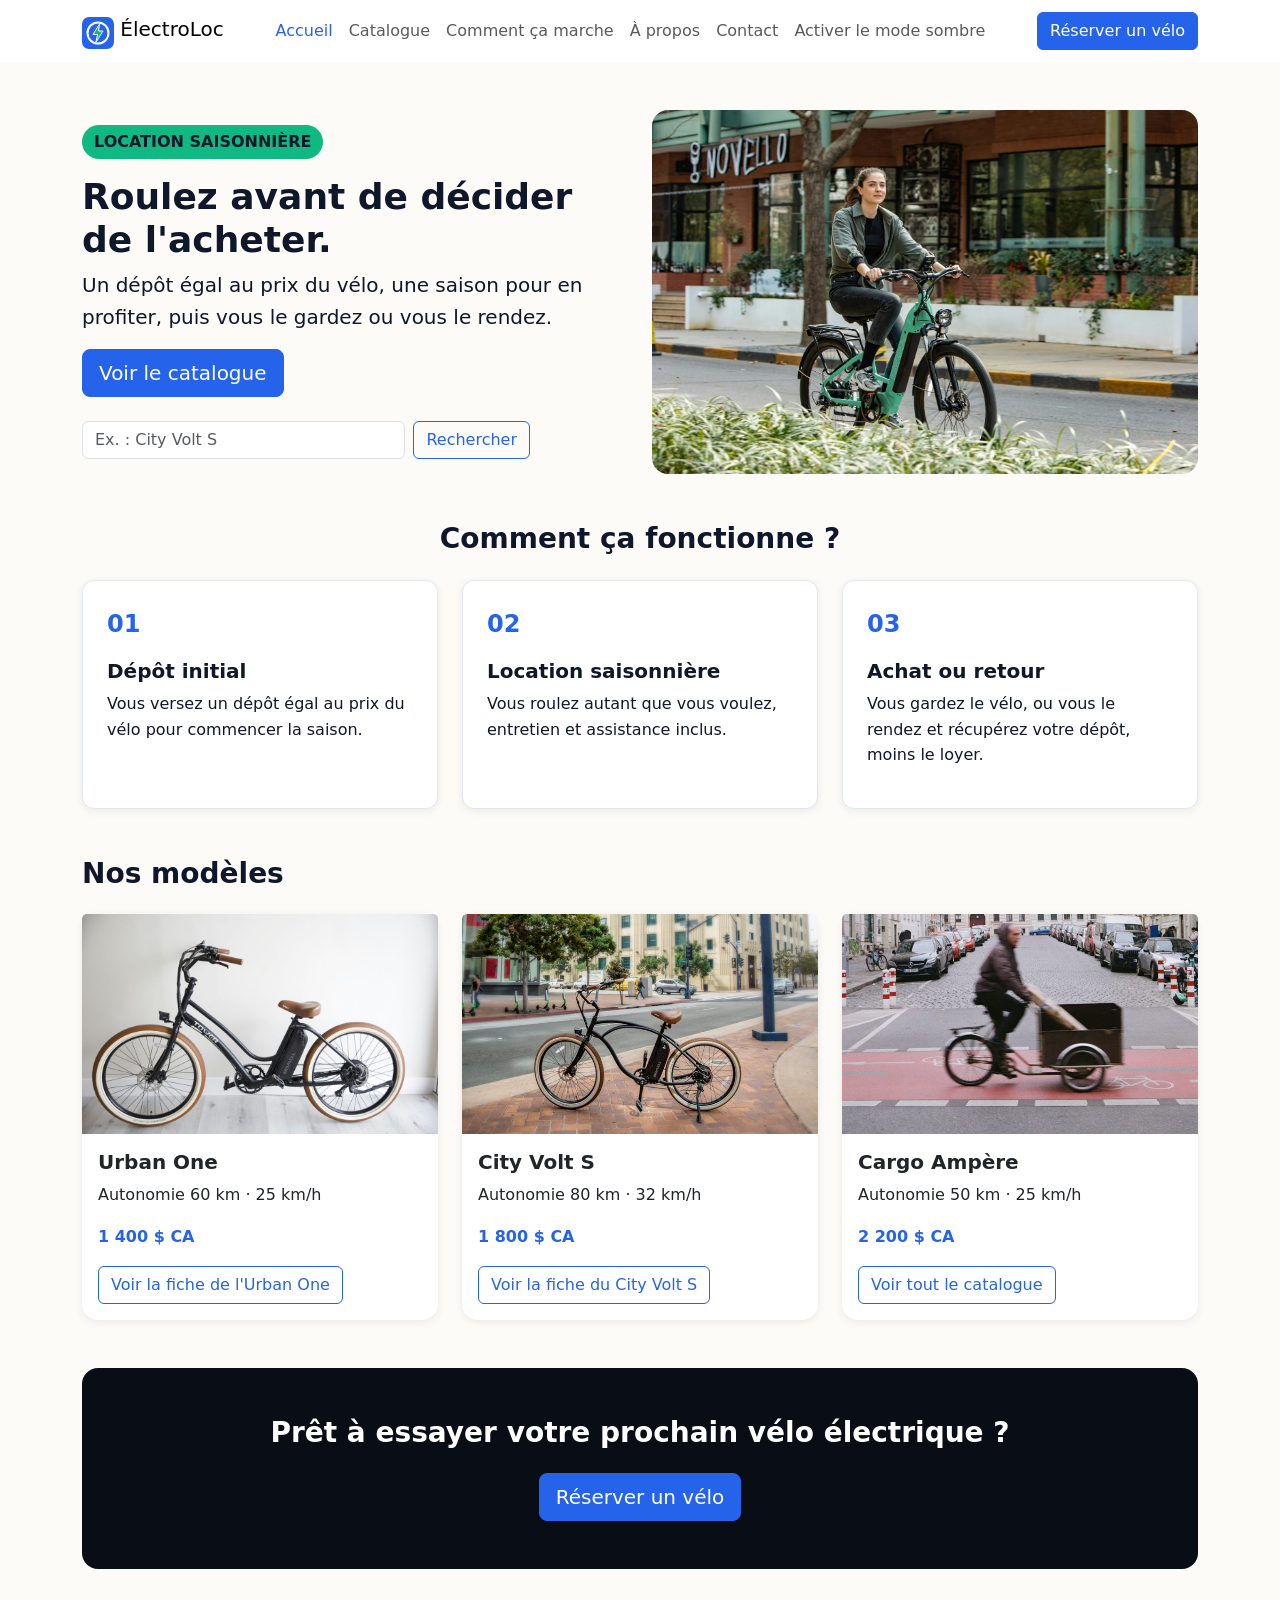
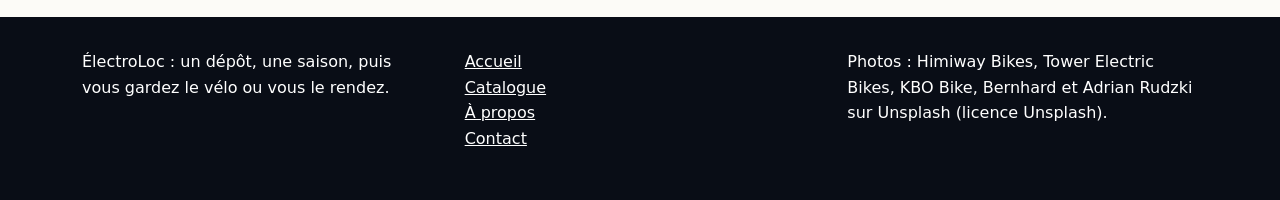
<file: index.html>
<!DOCTYPE html>
<html lang="fr">
<head>
    <meta charset="UTF-8">
    <meta name="viewport" content="width=device-width, initial-scale=1">
    <title>Accueil - ÉlectroLoc</title>
    <meta name="description" content="Louez un vélo électrique pour la saison, puis gardez-le ou rendez-le.">
    <link rel="stylesheet" href="vendor/bootstrap.min.css">
    <link rel="stylesheet" href="css/style.css">
    <script src="js/theme.js" defer></script>
</head>
<body>

    <header>
        <nav class="navbar navbar-expand-lg navbar-principale">
            <div class="container">
                <a class="navbar-brand" href="index.html">
                    <img src="images/logo.svg" alt="" width="32" height="32" class="d-inline-block align-text-top">
                    ÉlectroLoc
                </a>
                <button class="navbar-toggler" type="button"
                        data-bs-toggle="collapse" data-bs-target="#menu"
                        aria-controls="menu" aria-expanded="false" aria-label="Ouvrir le menu">
                    <span class="navbar-toggler-icon"></span>
                </button>
                <div class="collapse navbar-collapse" id="menu">
                    <ul class="navbar-nav mx-auto">
                        <li class="nav-item"><a class="nav-link active" aria-current="page" href="index.html">Accueil</a></li>
                        <li class="nav-item"><a class="nav-link" href="catalogue.html">Catalogue</a></li>
                        <li class="nav-item"><a class="nav-link" href="comment-ca-marche.html">Comment ça marche</a></li>
                        <li class="nav-item"><a class="nav-link" href="a-propos.html">À propos</a></li>
                        <li class="nav-item"><a class="nav-link" href="contact.html">Contact</a></li>
                        <li class="nav-item"><button type="button" id="bouton-theme" class="nav-link">Activer le mode sombre</button></li>
                    </ul>
                    <a class="btn btn-primary ms-lg-3" href="reservation.html">Réserver un vélo</a>
                </div>
            </div>
        </nav>
    </header>

    <main class="container my-5">

        <!-- Zone d'accueil : texte à gauche, photo à droite -->
        <section class="row align-items-center g-4 mb-5">
            <div class="col-12 col-lg-6">
                <p class="sur-titre">Location saisonnière</p>
                <h1>Roulez avant de décider de l'acheter.</h1>
                <p class="lead">Un dépôt égal au prix du vélo, une saison pour en profiter, puis vous le gardez ou vous le rendez.</p>
                <a class="btn btn-primary btn-lg" href="catalogue.html">Voir le catalogue</a>

                <!-- [F-11] RECHERCHER UN VÉLO - interface seulement
                     Au Labo 3, recherche.js affichera seulement les vélos
                     dont le nom contient le mot tapé.
                     Pour l'instant, le formulaire mène au catalogue. -->
                <form class="recherche mt-4" action="catalogue.html" method="get">
                    <label class="visually-hidden" for="recherche">Rechercher un vélo</label>
                    <input class="form-control" type="search" id="recherche" name="recherche" placeholder="Ex. : City Volt S">
                    <button class="btn btn-outline-primary" type="submit">Rechercher</button>
                </form>
            </div>
            <div class="col-12 col-lg-6">
                <img class="img-fluid rounded-4" src="images/accueil-banniere.jpg" alt="Femme roulant en ville sur un vélo électrique vert">
            </div>
        </section>

        <!-- Comment ça fonctionne : 3 étapes -->
        <section class="mb-5">
            <h2 class="text-center mb-4">Comment ça fonctionne ?</h2>
            <div class="row g-4">
                <div class="col-12 col-md-4">
                    <div class="etape">
                        <p class="numero">01</p>
                        <h3 class="h5">Dépôt initial</h3>
                        <p>Vous versez un dépôt égal au prix du vélo pour commencer la saison.</p>
                    </div>
                </div>
                <div class="col-12 col-md-4">
                    <div class="etape">
                        <p class="numero">02</p>
                        <h3 class="h5">Location saisonnière</h3>
                        <p>Vous roulez autant que vous voulez, entretien et assistance inclus.</p>
                    </div>
                </div>
                <div class="col-12 col-md-4">
                    <div class="etape">
                        <p class="numero">03</p>
                        <h3 class="h5">Achat ou retour</h3>
                        <p>Vous gardez le vélo, ou vous le rendez et récupérez votre dépôt, moins le loyer.</p>
                    </div>
                </div>
            </div>
        </section>

        <!-- Nos modèles : 3 cartes vélo -->
        <section class="mb-5">
            <h2 class="mb-4">Nos modèles</h2>
            <div class="row g-4">
                <div class="col-12 col-md-6 col-lg-4">
                    <div class="card carte-velo h-100">
                        <img class="card-img-top" src="images/velo-urban-one.jpg" alt="Vélo électrique Urban One à cadre ouvert, noir et brun">
                        <div class="card-body">
                            <h3 class="card-title h5">Urban One</h3>
                            <p class="card-text">Autonomie 60 km · 25 km/h</p>
                            <p class="prix">1 400 $ CA</p>
                            <a class="btn btn-outline-primary" href="fiche-velo-2.html">Voir la fiche de l'Urban One</a>
                        </div>
                    </div>
                </div>
                <div class="col-12 col-md-6 col-lg-4">
                    <div class="card carte-velo h-100">
                        <img class="card-img-top" src="images/velo-city-volt-s.jpg" alt="Vélo électrique City Volt S noir garé en ville">
                        <div class="card-body">
                            <h3 class="card-title h5">City Volt S</h3>
                            <p class="card-text">Autonomie 80 km · 32 km/h</p>
                            <p class="prix">1 800 $ CA</p>
                            <a class="btn btn-outline-primary" href="fiche-velo.html">Voir la fiche du City Volt S</a>
                        </div>
                    </div>
                </div>
                <div class="col-12 col-md-6 col-lg-4">
                    <div class="card carte-velo h-100">
                        <img class="card-img-top" src="images/velo-cargo-ampere.jpg" alt="Cycliste sur le vélo cargo Cargo Ampère en ville">
                        <div class="card-body">
                            <h3 class="card-title h5">Cargo Ampère</h3>
                            <p class="card-text">Autonomie 50 km · 25 km/h</p>
                            <p class="prix">2 200 $ CA</p>
                            <a class="btn btn-outline-primary" href="catalogue.html">Voir tout le catalogue</a>
                        </div>
                    </div>
                </div>
            </div>
        </section>

        <!-- Bandeau d'appel à l'action -->
        <section class="bandeau-cta text-center">
            <h2>Prêt à essayer votre prochain vélo électrique ?</h2>
            <a class="btn btn-primary btn-lg mt-3" href="reservation.html">Réserver un vélo</a>
        </section>

    </main>

    <footer class="pied-de-page">
        <div class="container colonnes">
            <p>ÉlectroLoc : un dépôt, une saison, puis vous gardez le vélo ou vous le rendez.</p>
            <ul class="liens-pied">
                <li><a href="index.html">Accueil</a></li>
                <li><a href="catalogue.html">Catalogue</a></li>
                <li><a href="a-propos.html">À propos</a></li>
                <li><a href="contact.html">Contact</a></li>
            </ul>
            <p>Photos : Himiway Bikes, Tower Electric Bikes, KBO Bike, Bernhard et Adrian Rudzki sur Unsplash (licence Unsplash).</p>
        </div>
    </footer>

    <script src="vendor/bootstrap.bundle.min.js"></script>
</body>
</html>
</file>
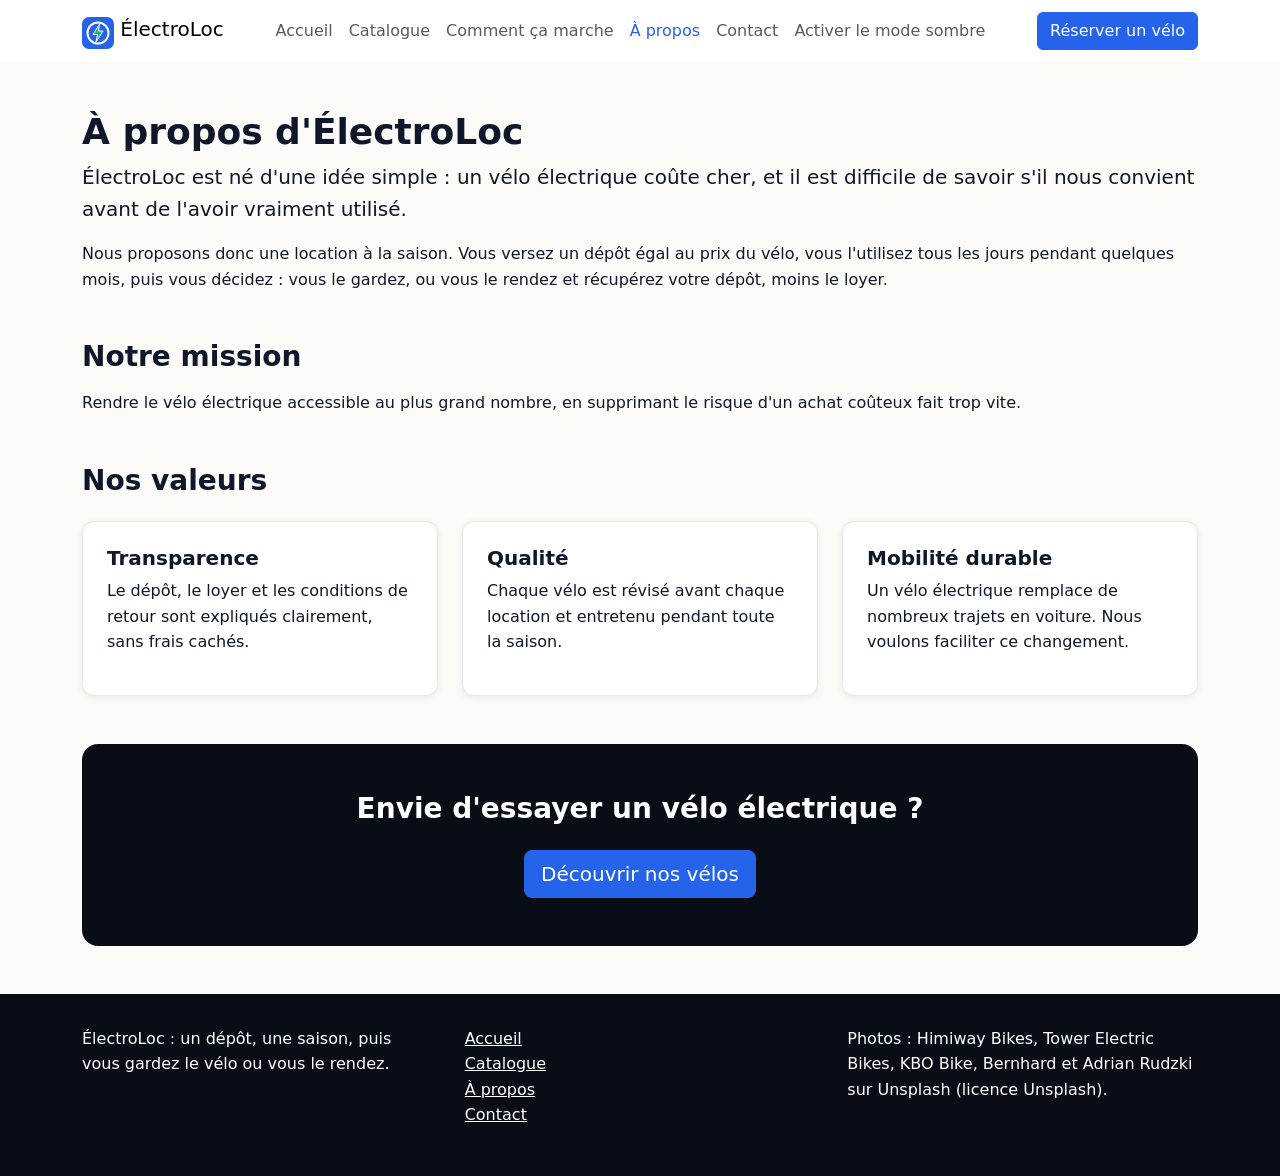
<file: a-propos.html>
<!DOCTYPE html>
<html lang="fr">
<head>
    <meta charset="UTF-8">
    <meta name="viewport" content="width=device-width, initial-scale=1">
    <title>À propos - ÉlectroLoc</title>
    <meta name="description" content="Qui est ÉlectroLoc : notre mission, nos valeurs et notre façon de louer des vélos électriques.">
    <link rel="stylesheet" href="vendor/bootstrap.min.css">
    <link rel="stylesheet" href="css/style.css">
    <script src="js/theme.js" defer></script>
</head>
<body>

    <header>
        <nav class="navbar navbar-expand-lg navbar-principale">
            <div class="container">
                <a class="navbar-brand" href="index.html">
                    <img src="images/logo.svg" alt="" width="32" height="32" class="d-inline-block align-text-top">
                    ÉlectroLoc
                </a>
                <button class="navbar-toggler" type="button"
                        data-bs-toggle="collapse" data-bs-target="#menu"
                        aria-controls="menu" aria-expanded="false" aria-label="Ouvrir le menu">
                    <span class="navbar-toggler-icon"></span>
                </button>
                <div class="collapse navbar-collapse" id="menu">
                    <ul class="navbar-nav mx-auto">
                        <li class="nav-item"><a class="nav-link" href="index.html">Accueil</a></li>
                        <li class="nav-item"><a class="nav-link" href="catalogue.html">Catalogue</a></li>
                        <li class="nav-item"><a class="nav-link" href="comment-ca-marche.html">Comment ça marche</a></li>
                        <li class="nav-item"><a class="nav-link active" aria-current="page" href="a-propos.html">À propos</a></li>
                        <li class="nav-item"><a class="nav-link" href="contact.html">Contact</a></li>
                        <li class="nav-item"><button type="button" id="bouton-theme" class="nav-link">Activer le mode sombre</button></li>
                    </ul>
                    <a class="btn btn-primary ms-lg-3" href="reservation.html">Réserver un vélo</a>
                </div>
            </div>
        </nav>
    </header>

    <main class="container my-5">

        <section class="mb-5">
            <h1>À propos d'ÉlectroLoc</h1>
            <p class="lead">ÉlectroLoc est né d'une idée simple : un vélo électrique coûte cher, et il est difficile de savoir s'il nous convient avant de l'avoir vraiment utilisé.</p>
            <p>Nous proposons donc une location à la saison. Vous versez un dépôt égal au prix du vélo, vous l'utilisez tous les jours pendant quelques mois, puis vous décidez : vous le gardez, ou vous le rendez et récupérez votre dépôt, moins le loyer.</p>
        </section>

        <!-- Notre mission -->
        <section class="mb-5">
            <h2 class="mb-3">Notre mission</h2>
            <p>Rendre le vélo électrique accessible au plus grand nombre, en supprimant le risque d'un achat coûteux fait trop vite.</p>
        </section>

        <!-- Nos valeurs : 3 boîtes -->
        <section class="mb-5">
            <h2 class="mb-4">Nos valeurs</h2>
            <div class="row g-4">
                <div class="col-12 col-md-4">
                    <div class="etape">
                        <h3 class="h5">Transparence</h3>
                        <p>Le dépôt, le loyer et les conditions de retour sont expliqués clairement, sans frais cachés.</p>
                    </div>
                </div>
                <div class="col-12 col-md-4">
                    <div class="etape">
                        <h3 class="h5">Qualité</h3>
                        <p>Chaque vélo est révisé avant chaque location et entretenu pendant toute la saison.</p>
                    </div>
                </div>
                <div class="col-12 col-md-4">
                    <div class="etape">
                        <h3 class="h5">Mobilité durable</h3>
                        <p>Un vélo électrique remplace de nombreux trajets en voiture. Nous voulons faciliter ce changement.</p>
                    </div>
                </div>
            </div>
        </section>

        <!-- Bandeau d'appel à l'action -->
        <section class="bandeau-cta text-center">
            <h2>Envie d'essayer un vélo électrique ?</h2>
            <a class="btn btn-primary btn-lg mt-3" href="catalogue.html">Découvrir nos vélos</a>
        </section>

    </main>

    <footer class="pied-de-page">
        <div class="container colonnes">
            <p>ÉlectroLoc : un dépôt, une saison, puis vous gardez le vélo ou vous le rendez.</p>
            <ul class="liens-pied">
                <li><a href="index.html">Accueil</a></li>
                <li><a href="catalogue.html">Catalogue</a></li>
                <li><a href="a-propos.html">À propos</a></li>
                <li><a href="contact.html">Contact</a></li>
            </ul>
            <p>Photos : Himiway Bikes, Tower Electric Bikes, KBO Bike, Bernhard et Adrian Rudzki sur Unsplash (licence Unsplash).</p>
        </div>
    </footer>

    <script src="vendor/bootstrap.bundle.min.js"></script>
</body>
</html>
</file>
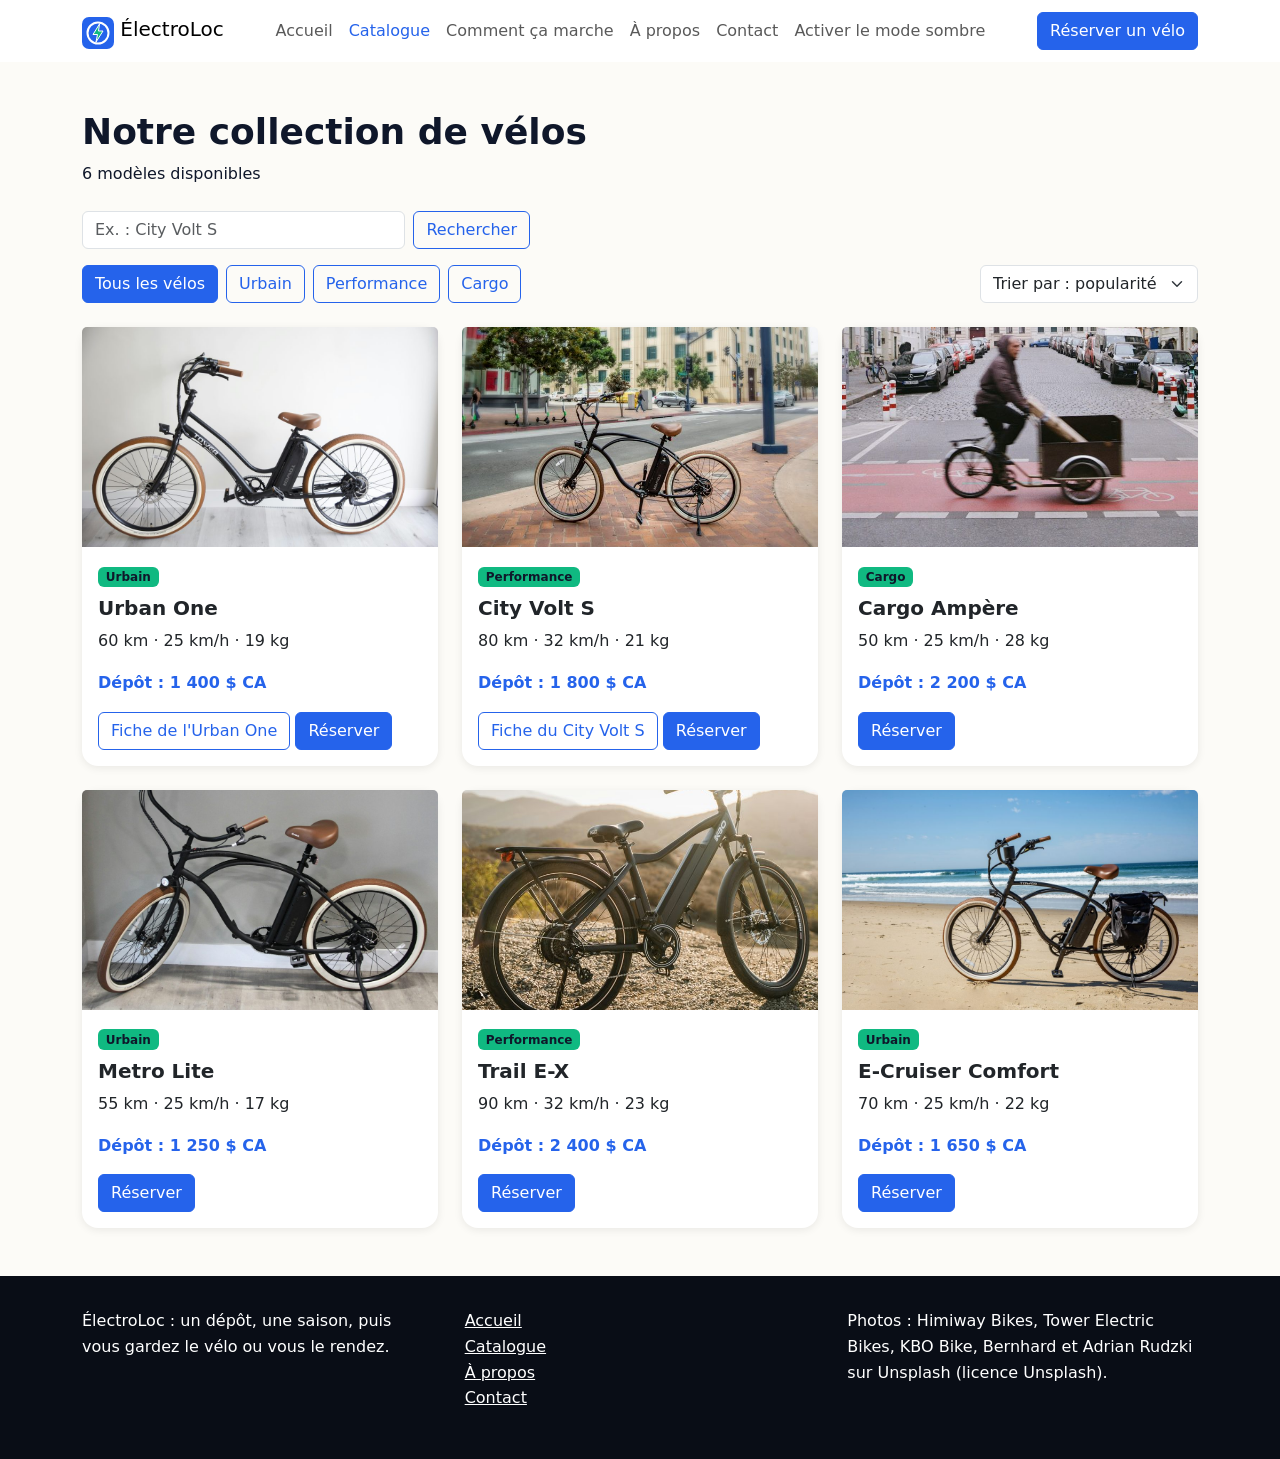
<file: catalogue.html>
<!DOCTYPE html>
<html lang="fr">
<head>
    <meta charset="UTF-8">
    <meta name="viewport" content="width=device-width, initial-scale=1">
    <title>Catalogue - ÉlectroLoc</title>
    <meta name="description" content="Découvrez nos 6 vélos électriques à louer pour la saison, avec leur autonomie et leur dépôt.">
    <link rel="stylesheet" href="vendor/bootstrap.min.css">
    <link rel="stylesheet" href="css/style.css">
    <script src="js/theme.js" defer></script>
</head>
<body>

    <header>
        <nav class="navbar navbar-expand-lg navbar-principale">
            <div class="container">
                <a class="navbar-brand" href="index.html">
                    <img src="images/logo.svg" alt="" width="32" height="32" class="d-inline-block align-text-top">
                    ÉlectroLoc
                </a>
                <button class="navbar-toggler" type="button"
                        data-bs-toggle="collapse" data-bs-target="#menu"
                        aria-controls="menu" aria-expanded="false" aria-label="Ouvrir le menu">
                    <span class="navbar-toggler-icon"></span>
                </button>
                <div class="collapse navbar-collapse" id="menu">
                    <ul class="navbar-nav mx-auto">
                        <li class="nav-item"><a class="nav-link" href="index.html">Accueil</a></li>
                        <li class="nav-item"><a class="nav-link active" aria-current="page" href="catalogue.html">Catalogue</a></li>
                        <li class="nav-item"><a class="nav-link" href="comment-ca-marche.html">Comment ça marche</a></li>
                        <li class="nav-item"><a class="nav-link" href="a-propos.html">À propos</a></li>
                        <li class="nav-item"><a class="nav-link" href="contact.html">Contact</a></li>
                        <li class="nav-item"><button type="button" id="bouton-theme" class="nav-link">Activer le mode sombre</button></li>
                    </ul>
                    <a class="btn btn-primary ms-lg-3" href="reservation.html">Réserver un vélo</a>
                </div>
            </div>
        </nav>
    </header>

    <main class="container my-5">

        <div class="entete-catalogue">
            <h1>Notre collection de vélos</h1>
            <p>6 modèles disponibles</p>
        </div>

        <!-- [F-11] RECHERCHER UN VÉLO - interface seulement
             Au Labo 3, recherche.js affichera seulement les vélos
             dont le nom contient le mot tapé. -->
        <form class="recherche mb-3" action="catalogue.html" method="get">
            <label class="visually-hidden" for="recherche">Rechercher un vélo</label>
            <input class="form-control" type="search" id="recherche" name="recherche" placeholder="Ex. : City Volt S">
            <button class="btn btn-outline-primary" type="submit">Rechercher</button>
        </form>

        <!-- [F-12] FILTRER LE CATALOGUE - interface seulement
             Au Labo 3, filtres.js masquera les cartes dont la catégorie
             (attribut data-categorie) ne correspond pas au bouton choisi.
             Pour l'instant, les boutons et le tri ne font rien. -->
        <div class="filtres mb-4">
            <div class="d-flex flex-wrap gap-2">
                <button class="btn btn-primary" type="button">Tous les vélos</button>
                <button class="btn btn-outline-primary" type="button">Urbain</button>
                <button class="btn btn-outline-primary" type="button">Performance</button>
                <button class="btn btn-outline-primary" type="button">Cargo</button>
            </div>
            <div>
                <label class="visually-hidden" for="tri">Trier les vélos</label>
                <select class="form-select" id="tri" name="tri">
                    <option value="populaire">Trier par : popularité</option>
                    <option value="prix">Trier par : prix</option>
                    <option value="autonomie">Trier par : autonomie</option>
                </select>
            </div>
        </div>

        <!-- Les 6 vélos : 1 colonne sur téléphone, 2 sur tablette, 3 sur ordinateur -->
        <section>
            <div class="row g-4">
                <div class="col-12 col-md-6 col-lg-4" data-categorie="urbain">
                    <div class="card carte-velo h-100">
                        <img class="card-img-top" src="images/velo-urban-one.jpg" alt="Vélo électrique Urban One à cadre ouvert, noir et brun">
                        <div class="card-body">
                            <span class="badge badge-categorie">Urbain</span>
                            <h2 class="card-title h5 mt-2">Urban One</h2>
                            <p class="card-text">60 km · 25 km/h · 19 kg</p>
                            <p class="prix">Dépôt : 1 400 $ CA</p>
                            <a class="btn btn-outline-primary" href="fiche-velo-2.html">Fiche de l'Urban One</a>
                            <a class="btn btn-primary" href="reservation.html">Réserver<span class="visually-hidden"> l'Urban One</span></a>
                        </div>
                    </div>
                </div>
                <div class="col-12 col-md-6 col-lg-4" data-categorie="performance">
                    <div class="card carte-velo h-100">
                        <img class="card-img-top" src="images/velo-city-volt-s.jpg" alt="Vélo électrique City Volt S noir garé en ville">
                        <div class="card-body">
                            <span class="badge badge-categorie">Performance</span>
                            <h2 class="card-title h5 mt-2">City Volt S</h2>
                            <p class="card-text">80 km · 32 km/h · 21 kg</p>
                            <p class="prix">Dépôt : 1 800 $ CA</p>
                            <a class="btn btn-outline-primary" href="fiche-velo.html">Fiche du City Volt S</a>
                            <a class="btn btn-primary" href="reservation.html">Réserver<span class="visually-hidden"> le City Volt S</span></a>
                        </div>
                    </div>
                </div>
                <div class="col-12 col-md-6 col-lg-4" data-categorie="cargo">
                    <div class="card carte-velo h-100">
                        <img class="card-img-top" src="images/velo-cargo-ampere.jpg" alt="Cycliste sur le vélo cargo Cargo Ampère en ville">
                        <div class="card-body">
                            <span class="badge badge-categorie">Cargo</span>
                            <h2 class="card-title h5 mt-2">Cargo Ampère</h2>
                            <p class="card-text">50 km · 25 km/h · 28 kg</p>
                            <p class="prix">Dépôt : 2 200 $ CA</p>
                            <a class="btn btn-primary" href="reservation.html">Réserver<span class="visually-hidden"> le Cargo Ampère</span></a>
                        </div>
                    </div>
                </div>
                <div class="col-12 col-md-6 col-lg-4" data-categorie="urbain">
                    <div class="card carte-velo h-100">
                        <img class="card-img-top" src="images/velo-metro-lite.jpg" alt="Vélo électrique Metro Lite noir garé contre un mur gris">
                        <div class="card-body">
                            <span class="badge badge-categorie">Urbain</span>
                            <h2 class="card-title h5 mt-2">Metro Lite</h2>
                            <p class="card-text">55 km · 25 km/h · 17 kg</p>
                            <p class="prix">Dépôt : 1 250 $ CA</p>
                            <a class="btn btn-primary" href="reservation.html">Réserver<span class="visually-hidden"> le Metro Lite</span></a>
                        </div>
                    </div>
                </div>
                <div class="col-12 col-md-6 col-lg-4" data-categorie="performance">
                    <div class="card carte-velo h-100">
                        <img class="card-img-top" src="images/velo-trail-e-x.jpg" alt="Vélo électrique Trail E-X sur un chemin de gravier en montagne">
                        <div class="card-body">
                            <span class="badge badge-categorie">Performance</span>
                            <h2 class="card-title h5 mt-2">Trail E-X</h2>
                            <p class="card-text">90 km · 32 km/h · 23 kg</p>
                            <p class="prix">Dépôt : 2 400 $ CA</p>
                            <a class="btn btn-primary" href="reservation.html">Réserver<span class="visually-hidden"> le Trail E-X</span></a>
                        </div>
                    </div>
                </div>
                <div class="col-12 col-md-6 col-lg-4" data-categorie="urbain">
                    <div class="card carte-velo h-100">
                        <img class="card-img-top" src="images/velo-e-cruiser-comfort.jpg" alt="Vélo électrique E-Cruiser Comfort sur une plage">
                        <div class="card-body">
                            <span class="badge badge-categorie">Urbain</span>
                            <h2 class="card-title h5 mt-2">E-Cruiser Comfort</h2>
                            <p class="card-text">70 km · 25 km/h · 22 kg</p>
                            <p class="prix">Dépôt : 1 650 $ CA</p>
                            <a class="btn btn-primary" href="reservation.html">Réserver<span class="visually-hidden"> l'E-Cruiser Comfort</span></a>
                        </div>
                    </div>
                </div>
            </div>
        </section>

    </main>

    <footer class="pied-de-page">
        <div class="container colonnes">
            <p>ÉlectroLoc : un dépôt, une saison, puis vous gardez le vélo ou vous le rendez.</p>
            <ul class="liens-pied">
                <li><a href="index.html">Accueil</a></li>
                <li><a href="catalogue.html">Catalogue</a></li>
                <li><a href="a-propos.html">À propos</a></li>
                <li><a href="contact.html">Contact</a></li>
            </ul>
            <p>Photos : Himiway Bikes, Tower Electric Bikes, KBO Bike, Bernhard et Adrian Rudzki sur Unsplash (licence Unsplash).</p>
        </div>
    </footer>

    <script src="vendor/bootstrap.bundle.min.js"></script>
</body>
</html>
</file>
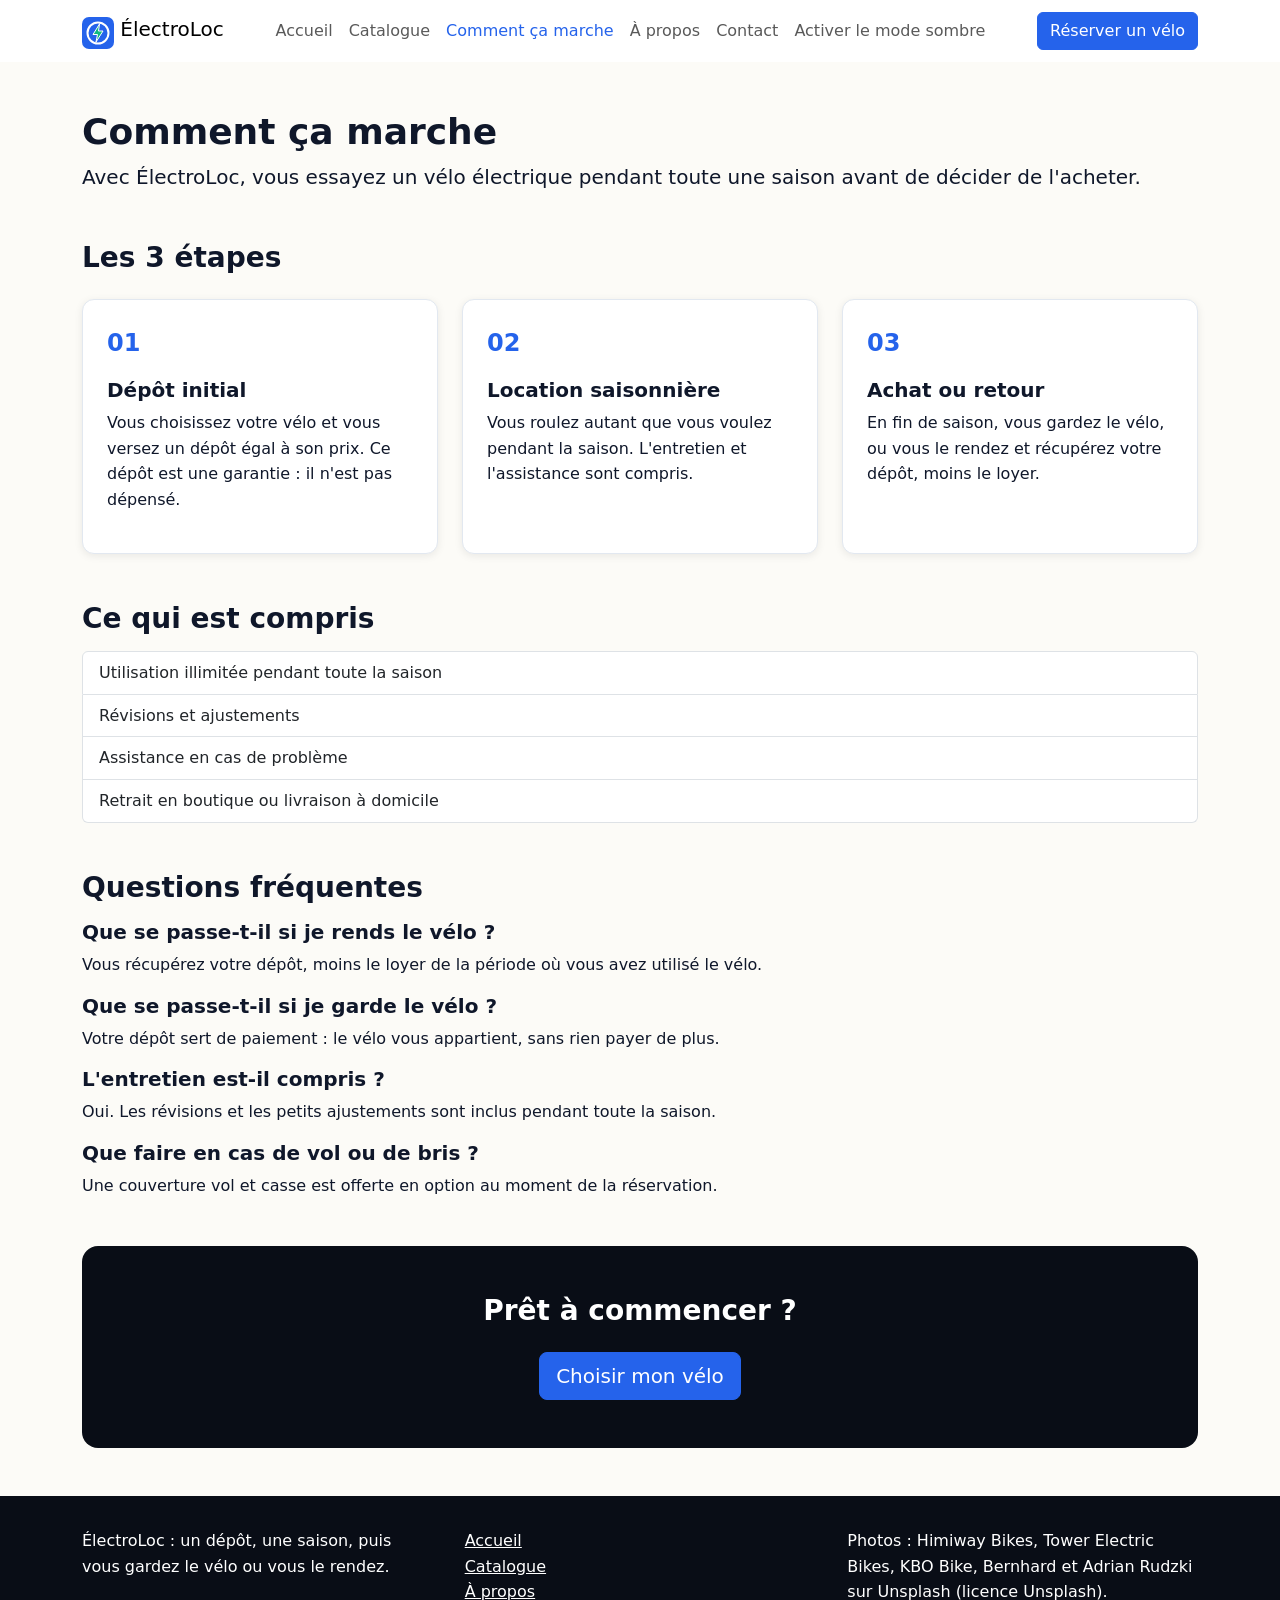
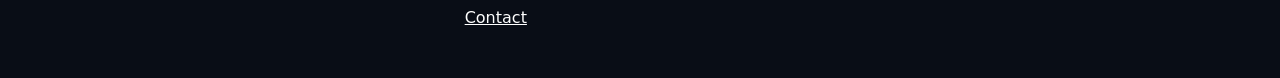
<file: comment-ca-marche.html>
<!DOCTYPE html>
<html lang="fr">
<head>
    <meta charset="UTF-8">
    <meta name="viewport" content="width=device-width, initial-scale=1">
    <title>Comment ça marche - ÉlectroLoc</title>
    <meta name="description" content="Dépôt, location saisonnière, puis achat ou retour : le fonctionnement d'ÉlectroLoc en 3 étapes.">
    <link rel="stylesheet" href="vendor/bootstrap.min.css">
    <link rel="stylesheet" href="css/style.css">
    <script src="js/theme.js" defer></script>
</head>
<body>

    <header>
        <nav class="navbar navbar-expand-lg navbar-principale">
            <div class="container">
                <a class="navbar-brand" href="index.html">
                    <img src="images/logo.svg" alt="" width="32" height="32" class="d-inline-block align-text-top">
                    ÉlectroLoc
                </a>
                <button class="navbar-toggler" type="button"
                        data-bs-toggle="collapse" data-bs-target="#menu"
                        aria-controls="menu" aria-expanded="false" aria-label="Ouvrir le menu">
                    <span class="navbar-toggler-icon"></span>
                </button>
                <div class="collapse navbar-collapse" id="menu">
                    <ul class="navbar-nav mx-auto">
                        <li class="nav-item"><a class="nav-link" href="index.html">Accueil</a></li>
                        <li class="nav-item"><a class="nav-link" href="catalogue.html">Catalogue</a></li>
                        <li class="nav-item"><a class="nav-link active" aria-current="page" href="comment-ca-marche.html">Comment ça marche</a></li>
                        <li class="nav-item"><a class="nav-link" href="a-propos.html">À propos</a></li>
                        <li class="nav-item"><a class="nav-link" href="contact.html">Contact</a></li>
                        <li class="nav-item"><button type="button" id="bouton-theme" class="nav-link">Activer le mode sombre</button></li>
                    </ul>
                    <a class="btn btn-primary ms-lg-3" href="reservation.html">Réserver un vélo</a>
                </div>
            </div>
        </nav>
    </header>

    <main class="container my-5">

        <section class="mb-5">
            <h1>Comment ça marche</h1>
            <p class="lead">Avec ÉlectroLoc, vous essayez un vélo électrique pendant toute une saison avant de décider de l'acheter.</p>
        </section>

        <!-- Les 3 étapes (F-05) -->
        <section class="mb-5">
            <h2 class="mb-4">Les 3 étapes</h2>
            <div class="row g-4">
                <div class="col-12 col-md-4">
                    <div class="etape">
                        <p class="numero">01</p>
                        <h3 class="h5">Dépôt initial</h3>
                        <p>Vous choisissez votre vélo et vous versez un dépôt égal à son prix. Ce dépôt est une garantie : il n'est pas dépensé.</p>
                    </div>
                </div>
                <div class="col-12 col-md-4">
                    <div class="etape">
                        <p class="numero">02</p>
                        <h3 class="h5">Location saisonnière</h3>
                        <p>Vous roulez autant que vous voulez pendant la saison. L'entretien et l'assistance sont compris.</p>
                    </div>
                </div>
                <div class="col-12 col-md-4">
                    <div class="etape">
                        <p class="numero">03</p>
                        <h3 class="h5">Achat ou retour</h3>
                        <p>En fin de saison, vous gardez le vélo, ou vous le rendez et récupérez votre dépôt, moins le loyer.</p>
                    </div>
                </div>
            </div>
        </section>

        <!-- Ce qui est compris -->
        <section class="mb-5">
            <h2 class="mb-3">Ce qui est compris</h2>
            <ul class="list-group">
                <li class="list-group-item">Utilisation illimitée pendant toute la saison</li>
                <li class="list-group-item">Révisions et ajustements</li>
                <li class="list-group-item">Assistance en cas de problème</li>
                <li class="list-group-item">Retrait en boutique ou livraison à domicile</li>
            </ul>
        </section>

        <!-- Questions fréquentes -->
        <section class="mb-5">
            <h2 class="mb-3">Questions fréquentes</h2>

            <h3 class="h5">Que se passe-t-il si je rends le vélo ?</h3>
            <p>Vous récupérez votre dépôt, moins le loyer de la période où vous avez utilisé le vélo.</p>

            <h3 class="h5">Que se passe-t-il si je garde le vélo ?</h3>
            <p>Votre dépôt sert de paiement : le vélo vous appartient, sans rien payer de plus.</p>

            <h3 class="h5">L'entretien est-il compris ?</h3>
            <p>Oui. Les révisions et les petits ajustements sont inclus pendant toute la saison.</p>

            <h3 class="h5">Que faire en cas de vol ou de bris ?</h3>
            <p>Une couverture vol et casse est offerte en option au moment de la réservation.</p>
        </section>

        <!-- Bandeau d'appel à l'action -->
        <section class="bandeau-cta text-center">
            <h2>Prêt à commencer ?</h2>
            <a class="btn btn-primary btn-lg mt-3" href="catalogue.html">Choisir mon vélo</a>
        </section>

    </main>

    <footer class="pied-de-page">
        <div class="container colonnes">
            <p>ÉlectroLoc : un dépôt, une saison, puis vous gardez le vélo ou vous le rendez.</p>
            <ul class="liens-pied">
                <li><a href="index.html">Accueil</a></li>
                <li><a href="catalogue.html">Catalogue</a></li>
                <li><a href="a-propos.html">À propos</a></li>
                <li><a href="contact.html">Contact</a></li>
            </ul>
            <p>Photos : Himiway Bikes, Tower Electric Bikes, KBO Bike, Bernhard et Adrian Rudzki sur Unsplash (licence Unsplash).</p>
        </div>
    </footer>

    <script src="vendor/bootstrap.bundle.min.js"></script>
</body>
</html>
</file>
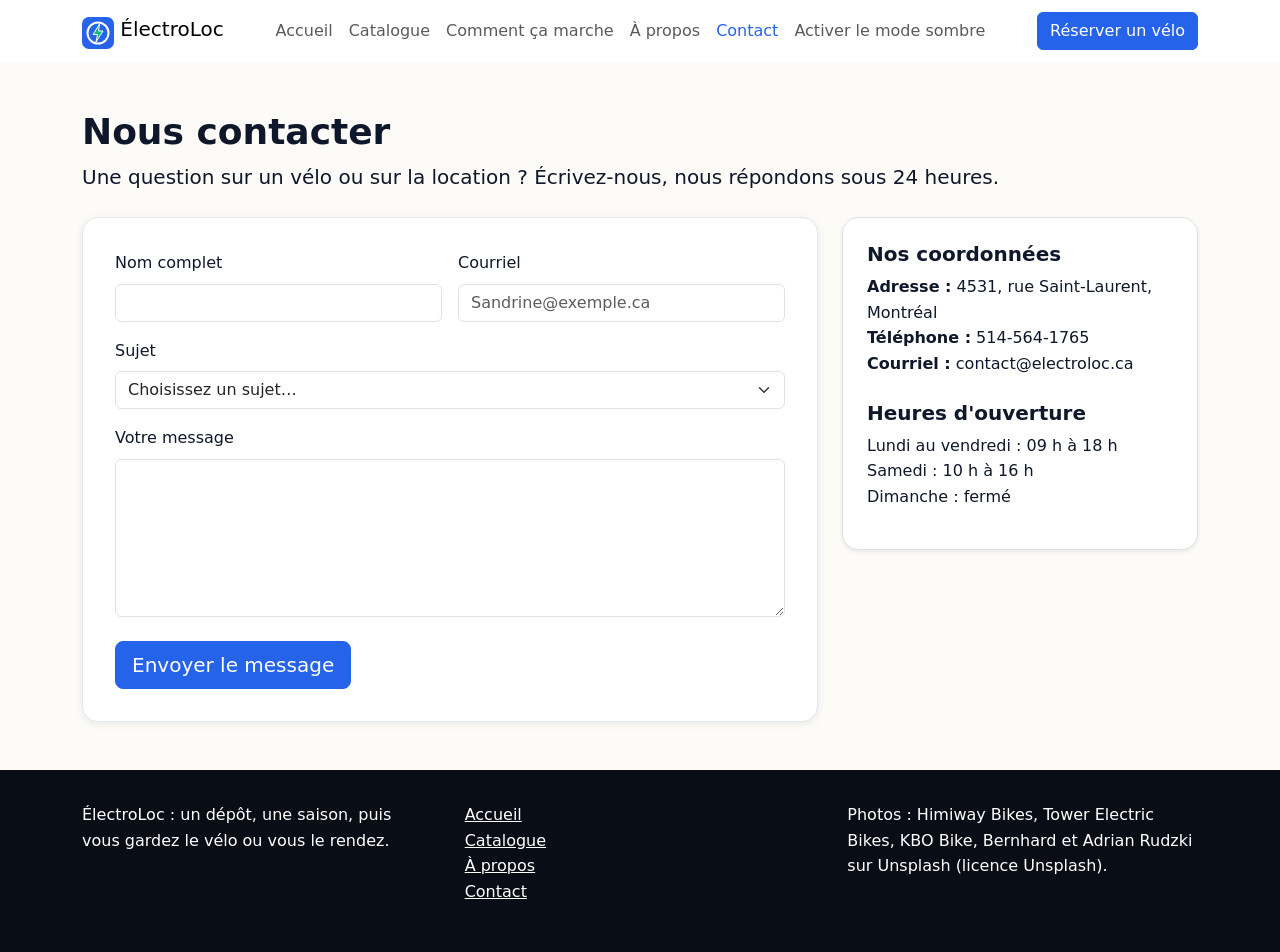
<file: contact.html>
<!DOCTYPE html>
<html lang="fr">
<head>
    <meta charset="UTF-8">
    <meta name="viewport" content="width=device-width, initial-scale=1">
    <title>Contact - ÉlectroLoc</title>
    <meta name="description" content="Une question sur la location d'un vélo électrique ? Écrivez à l'équipe d'ÉlectroLoc.">
    <link rel="stylesheet" href="vendor/bootstrap.min.css">
    <link rel="stylesheet" href="css/style.css">
    <script src="js/theme.js" defer></script>
</head>
<body>

    <header>
        <nav class="navbar navbar-expand-lg navbar-principale">
            <div class="container">
                <a class="navbar-brand" href="index.html">
                    <img src="images/logo.svg" alt="" width="32" height="32" class="d-inline-block align-text-top">
                    ÉlectroLoc
                </a>
                <button class="navbar-toggler" type="button"
                        data-bs-toggle="collapse" data-bs-target="#menu"
                        aria-controls="menu" aria-expanded="false" aria-label="Ouvrir le menu">
                    <span class="navbar-toggler-icon"></span>
                </button>
                <div class="collapse navbar-collapse" id="menu">
                    <ul class="navbar-nav mx-auto">
                        <li class="nav-item"><a class="nav-link" href="index.html">Accueil</a></li>
                        <li class="nav-item"><a class="nav-link" href="catalogue.html">Catalogue</a></li>
                        <li class="nav-item"><a class="nav-link" href="comment-ca-marche.html">Comment ça marche</a></li>
                        <li class="nav-item"><a class="nav-link" href="a-propos.html">À propos</a></li>
                        <li class="nav-item"><a class="nav-link active" aria-current="page" href="contact.html">Contact</a></li>
                        <li class="nav-item"><button type="button" id="bouton-theme" class="nav-link">Activer le mode sombre</button></li>
                    </ul>
                    <a class="btn btn-primary ms-lg-3" href="reservation.html">Réserver un vélo</a>
                </div>
            </div>
        </nav>
    </header>

    <main class="container my-5">

        <h1>Nous contacter</h1>
        <p class="lead mb-4">Une question sur un vélo ou sur la location ? Écrivez-nous, nous répondons sous 24 heures.</p>

        <div class="row g-4">

            <!-- Colonne gauche : formulaire de contact (F-08) -->
            <div class="col-12 col-lg-8">
                <form class="boite-formulaire" action="merci.html" method="get">
                    <div class="row g-3 mb-4">
                        <div class="col-12 col-md-6">
                            <label class="form-label" for="nom">Nom complet</label>
                            <input class="form-control" type="text" id="nom" name="nom" minlength="3" required>
                        </div>
                        <div class="col-12 col-md-6">
                            <label class="form-label" for="courriel">Courriel</label>
                            <input class="form-control" type="email" id="courriel" name="courriel" placeholder="Sandrine@exemple.ca" required>
                        </div>
                        <div class="col-12">
                            <label class="form-label" for="sujet">Sujet</label>
                            <select class="form-select" id="sujet" name="sujet" required>
                                <option value="">Choisissez un sujet…</option>
                                <option value="velo">Question sur un vélo</option>
                                <option value="location">Question sur la location</option>
                                <option value="depot">Question sur le dépôt</option>
                                <option value="autre">Autre</option>
                            </select>
                        </div>
                        <div class="col-12">
                            <label class="form-label" for="message">Votre message</label>
                            <textarea class="form-control" id="message" name="message" rows="6" minlength="20" maxlength="1100" required></textarea>
                        </div>
                    </div>
                    <button class="btn btn-primary btn-lg" type="submit">Envoyer le message</button>
                </form>
            </div>

            <!-- Colonne droite : coordonnées -->
            <aside class="col-12 col-lg-4">
                <div class="p-4 bg-body border rounded-4 shadow-sm">
                    <h2 class="h5">Nos coordonnées</h2>
                    <ul class="list-unstyled">
                        <li><strong>Adresse :</strong> 4531, rue Saint-Laurent, Montréal</li>
                        <li><strong>Téléphone :</strong> 514-564-1765</li>
                        <li><strong>Courriel :</strong> contact@electroloc.ca</li>
                    </ul>
                    <h2 class="h5 mt-4">Heures d'ouverture</h2>
                    <ul class="list-unstyled">
                        <li>Lundi au vendredi : 09 h à 18 h</li>
                        <li>Samedi : 10 h à 16 h</li>
                        <li>Dimanche : fermé</li>
                    </ul>
                </div>
            </aside>

        </div>

    </main>

    <footer class="pied-de-page">
        <div class="container colonnes">
            <p>ÉlectroLoc : un dépôt, une saison, puis vous gardez le vélo ou vous le rendez.</p>
            <ul class="liens-pied">
                <li><a href="index.html">Accueil</a></li>
                <li><a href="catalogue.html">Catalogue</a></li>
                <li><a href="a-propos.html">À propos</a></li>
                <li><a href="contact.html">Contact</a></li>
            </ul>
            <p>Photos : Himiway Bikes, Tower Electric Bikes, KBO Bike, Bernhard et Adrian Rudzki sur Unsplash (licence Unsplash).</p>
        </div>
    </footer>

    <script src="vendor/bootstrap.bundle.min.js"></script>
</body>
</html>
</file>
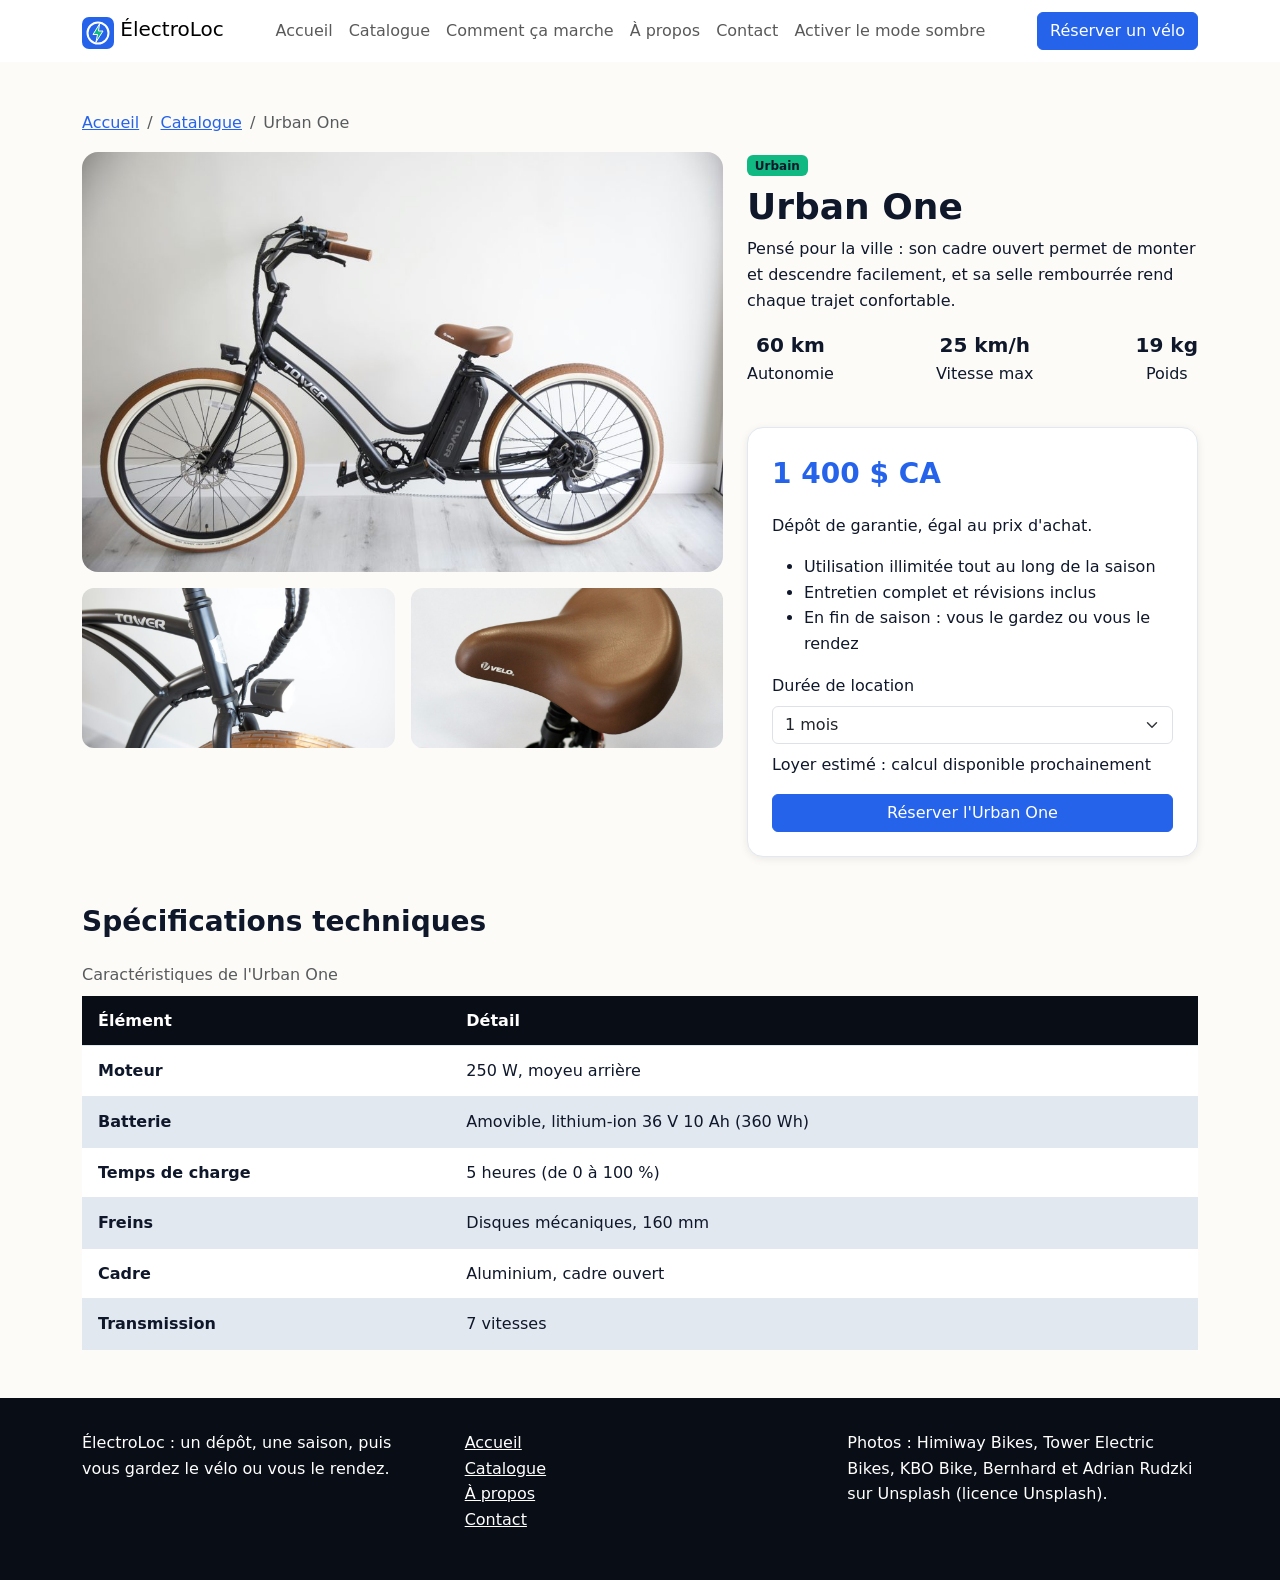
<file: fiche-velo-2.html>
<!DOCTYPE html>
<html lang="fr">
<head>
    <meta charset="UTF-8">
    <meta name="viewport" content="width=device-width, initial-scale=1">
    <title>Urban One - ÉlectroLoc</title>
    <meta name="description" content="Urban One : vélo électrique urbain de 60 km d'autonomie, à louer pour la saison avec un dépôt de 1 400 $.">
    <link rel="stylesheet" href="vendor/bootstrap.min.css">
    <link rel="stylesheet" href="css/style.css">
    <script src="js/theme.js" defer></script>
</head>
<body>

    <header>
        <nav class="navbar navbar-expand-lg navbar-principale">
            <div class="container">
                <a class="navbar-brand" href="index.html">
                    <img src="images/logo.svg" alt="" width="32" height="32" class="d-inline-block align-text-top">
                    ÉlectroLoc
                </a>
                <button class="navbar-toggler" type="button"
                        data-bs-toggle="collapse" data-bs-target="#menu"
                        aria-controls="menu" aria-expanded="false" aria-label="Ouvrir le menu">
                    <span class="navbar-toggler-icon"></span>
                </button>
                <div class="collapse navbar-collapse" id="menu">
                    <ul class="navbar-nav mx-auto">
                        <li class="nav-item"><a class="nav-link" href="index.html">Accueil</a></li>
                        <li class="nav-item"><a class="nav-link" href="catalogue.html">Catalogue</a></li>
                        <li class="nav-item"><a class="nav-link" href="comment-ca-marche.html">Comment ça marche</a></li>
                        <li class="nav-item"><a class="nav-link" href="a-propos.html">À propos</a></li>
                        <li class="nav-item"><a class="nav-link" href="contact.html">Contact</a></li>
                        <li class="nav-item"><button type="button" id="bouton-theme" class="nav-link">Activer le mode sombre</button></li>
                    </ul>
                    <a class="btn btn-primary ms-lg-3" href="reservation.html">Réserver un vélo</a>
                </div>
            </div>
        </nav>
    </header>

    <main class="container my-5">

        <!-- Fil d'Ariane : indique où l'on se trouve -->
        <nav aria-label="Fil d'Ariane">
            <ol class="breadcrumb">
                <li class="breadcrumb-item"><a href="index.html">Accueil</a></li>
                <li class="breadcrumb-item"><a href="catalogue.html">Catalogue</a></li>
                <li class="breadcrumb-item active" aria-current="page">Urban One</li>
            </ol>
        </nav>

        <section class="row g-4 mb-5">

            <!-- Colonne gauche : photos du vélo -->
            <div class="col-12 col-lg-7">
                <!-- Galerie de photos : une grande, deux petites -->
                <img class="photo-fiche w-100 mb-3" src="images/velo-urban-one.jpg" alt="Urban One noir à cadre ouvert, vu de profil">
                <div class="row g-3">
                    <div class="col-6">
                        <img class="photo-detail" src="images/urban-one-eclairage.jpg" alt="Phare avant intégré de l'Urban One">
                    </div>
                    <div class="col-6">
                        <img class="photo-detail" src="images/urban-one-selle.jpg" alt="Selle rembourrée brune de l'Urban One">
                    </div>
                </div>
            </div>

            <!-- Colonne droite : informations du vélo -->
            <div class="col-12 col-lg-5">
                <span class="badge badge-categorie">Urbain</span>
                <h1 class="mt-2">Urban One</h1>
                <p>Pensé pour la ville : son cadre ouvert permet de monter et descendre facilement, et sa selle rembourrée rend chaque trajet confortable.</p>

                <div class="stats mb-4">
                    <p><strong>60 km</strong> Autonomie</p>
                    <p><strong>25 km/h</strong> Vitesse max</p>
                    <p><strong>19 kg</strong> Poids</p>
                </div>

                <div class="encadre-prix">
                    <p class="prix">1 400 $ CA</p>
                    <p>Dépôt de garantie, égal au prix d'achat.</p>
                    <ul>
                        <li>Utilisation illimitée tout au long de la saison</li>
                        <li>Entretien complet et révisions inclus</li>
                        <li>En fin de saison : vous le gardez ou vous le rendez</li>
                    </ul>

                    <!-- [F-13] ESTIMER LE LOYER - interface seulement
                         Au Labo 3, estimation-loyer.js calculera le loyer
                         selon la durée choisie et l'affichera ci-dessous. -->
                    <label class="form-label" for="duree">Durée de location</label>
                    <select class="form-select mb-2" id="duree" name="duree">
                        <option value="1">1 mois</option>
                        <option value="3">3 mois</option>
                        <option value="6">6 mois (saison complète)</option>
                    </select>
                    <p class="loyer-estime">Loyer estimé : calcul disponible prochainement</p>

                    <a class="btn btn-primary w-100" href="reservation.html">Réserver l'Urban One</a>
                </div>
            </div>
        </section>

        <!-- Spécifications techniques : un vrai tableau de données -->
        <section>
            <h2 class="mb-3">Spécifications techniques</h2>
            <div class="table-responsive">
                <table class="tableau-specs">
                    <caption>Caractéristiques de l'Urban One</caption>
                    <thead>
                        <tr>
                            <th scope="col">Élément</th>
                            <th scope="col">Détail</th>
                        </tr>
                    </thead>
                    <tbody>
                        <tr><th scope="row">Moteur</th><td>250 W, moyeu arrière</td></tr>
                        <tr><th scope="row">Batterie</th><td>Amovible, lithium-ion 36 V 10 Ah (360 Wh)</td></tr>
                        <tr><th scope="row">Temps de charge</th><td>5 heures (de 0 à 100 %)</td></tr>
                        <tr><th scope="row">Freins</th><td>Disques mécaniques, 160 mm</td></tr>
                        <tr><th scope="row">Cadre</th><td>Aluminium, cadre ouvert</td></tr>
                        <tr><th scope="row">Transmission</th><td>7 vitesses</td></tr>
                    </tbody>
                </table>
            </div>
        </section>

    </main>

    <footer class="pied-de-page">
        <div class="container colonnes">
            <p>ÉlectroLoc : un dépôt, une saison, puis vous gardez le vélo ou vous le rendez.</p>
            <ul class="liens-pied">
                <li><a href="index.html">Accueil</a></li>
                <li><a href="catalogue.html">Catalogue</a></li>
                <li><a href="a-propos.html">À propos</a></li>
                <li><a href="contact.html">Contact</a></li>
            </ul>
            <p>Photos : Himiway Bikes, Tower Electric Bikes, KBO Bike, Bernhard et Adrian Rudzki sur Unsplash (licence Unsplash).</p>
        </div>
    </footer>

    <script src="vendor/bootstrap.bundle.min.js"></script>
</body>
</html>
</file>
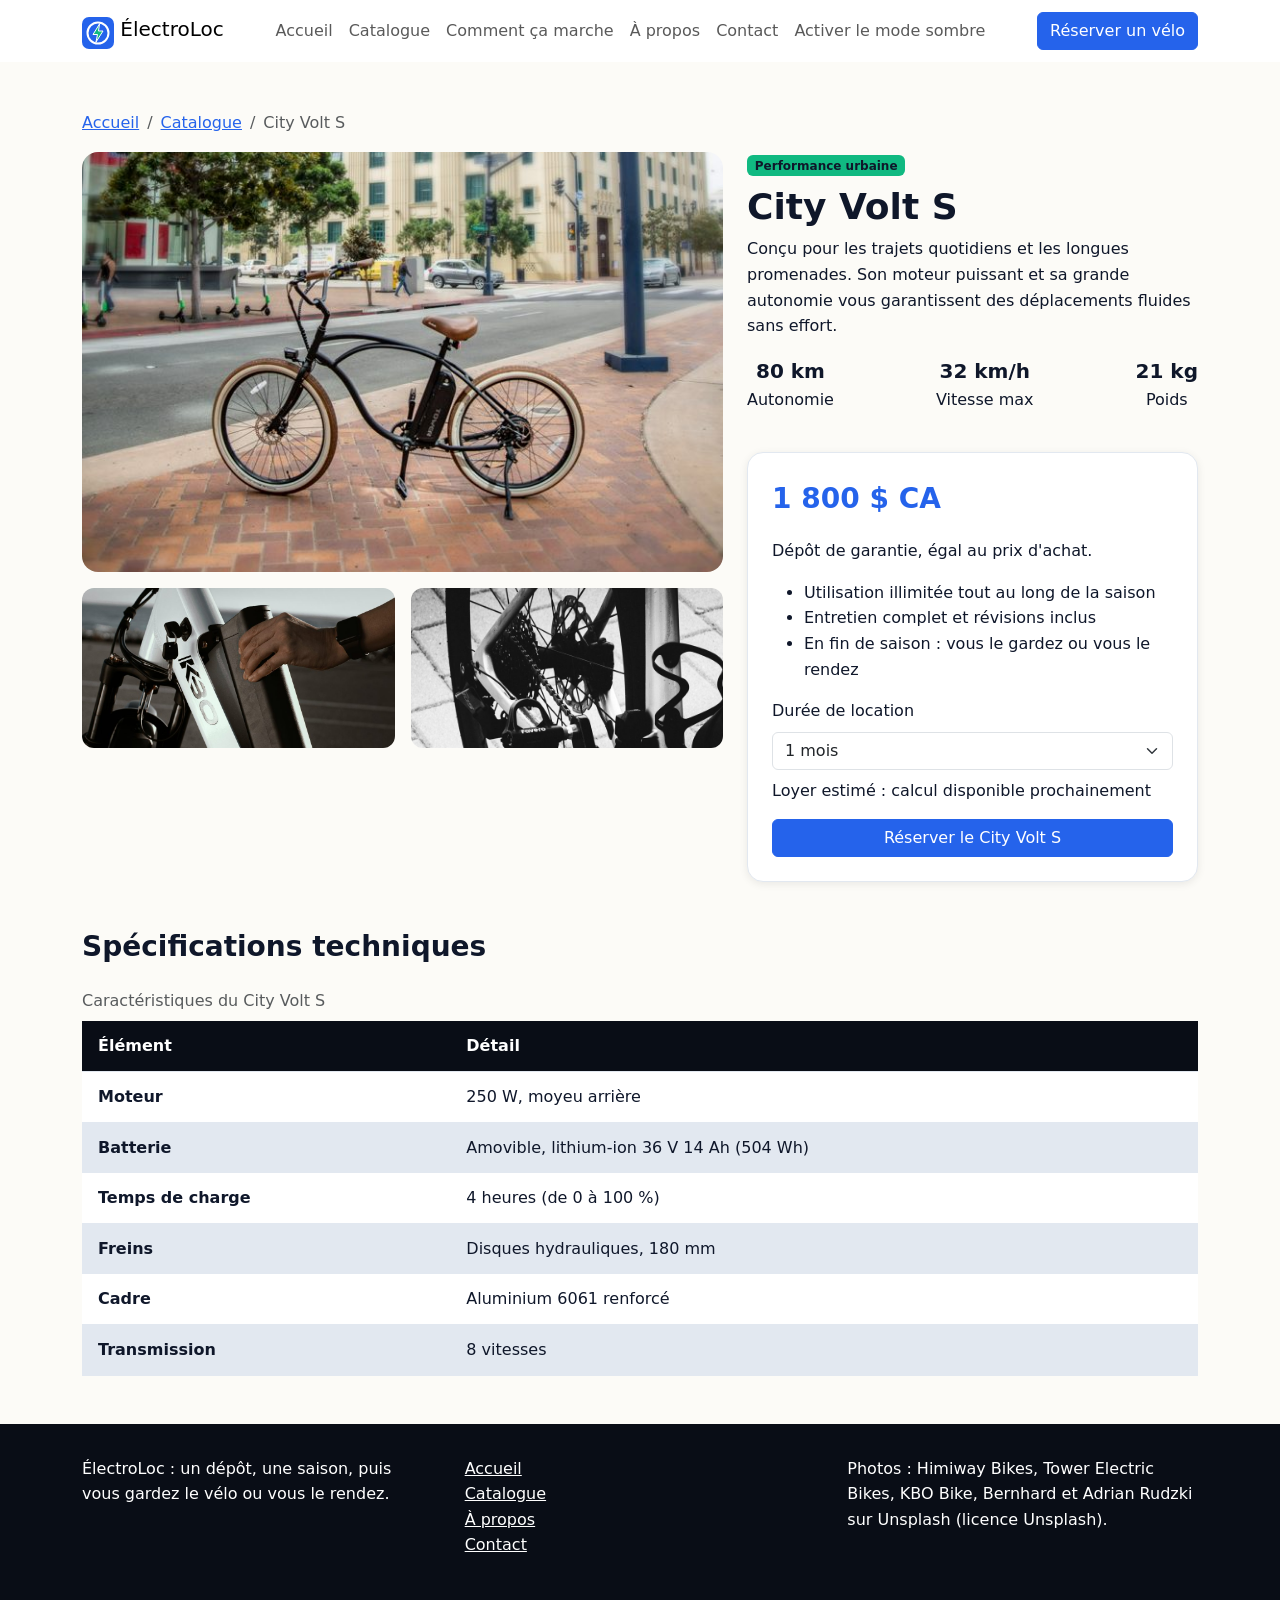
<file: fiche-velo.html>
<!DOCTYPE html>
<html lang="fr">
<head>
    <meta charset="UTF-8">
    <meta name="viewport" content="width=device-width, initial-scale=1">
    <title>City Volt S - ÉlectroLoc</title>
    <meta name="description" content="City Volt S : vélo électrique de 80 km d'autonomie, à louer pour la saison avec un dépôt de 1 800 $.">
    <link rel="stylesheet" href="vendor/bootstrap.min.css">
    <link rel="stylesheet" href="css/style.css">
    <script src="js/theme.js" defer></script>
</head>
<body>

    <header>
        <nav class="navbar navbar-expand-lg navbar-principale">
            <div class="container">
                <a class="navbar-brand" href="index.html">
                    <img src="images/logo.svg" alt="" width="32" height="32" class="d-inline-block align-text-top">
                    ÉlectroLoc
                </a>
                <button class="navbar-toggler" type="button"
                        data-bs-toggle="collapse" data-bs-target="#menu"
                        aria-controls="menu" aria-expanded="false" aria-label="Ouvrir le menu">
                    <span class="navbar-toggler-icon"></span>
                </button>
                <div class="collapse navbar-collapse" id="menu">
                    <ul class="navbar-nav mx-auto">
                        <li class="nav-item"><a class="nav-link" href="index.html">Accueil</a></li>
                        <li class="nav-item"><a class="nav-link" href="catalogue.html">Catalogue</a></li>
                        <li class="nav-item"><a class="nav-link" href="comment-ca-marche.html">Comment ça marche</a></li>
                        <li class="nav-item"><a class="nav-link" href="a-propos.html">À propos</a></li>
                        <li class="nav-item"><a class="nav-link" href="contact.html">Contact</a></li>
                        <li class="nav-item"><button type="button" id="bouton-theme" class="nav-link">Activer le mode sombre</button></li>
                    </ul>
                    <a class="btn btn-primary ms-lg-3" href="reservation.html">Réserver un vélo</a>
                </div>
            </div>
        </nav>
    </header>

    <main class="container my-5">

        <!-- Fil d'Ariane : indique où l'on se trouve -->
        <nav aria-label="Fil d'Ariane">
            <ol class="breadcrumb">
                <li class="breadcrumb-item"><a href="index.html">Accueil</a></li>
                <li class="breadcrumb-item"><a href="catalogue.html">Catalogue</a></li>
                <li class="breadcrumb-item active" aria-current="page">City Volt S</li>
            </ol>
        </nav>

        <section class="row g-4 mb-5">

            <!-- Colonne gauche : photos du vélo -->
            <div class="col-12 col-lg-7">
                <!-- Galerie de photos : une grande, deux petites -->
                <img class="photo-fiche w-100 mb-3" src="images/velo-city-volt-s.jpg" alt="City Volt S noir garé sur un trottoir en ville">
                <div class="row g-3">
                    <div class="col-6">
                        <img class="photo-detail" src="images/city-volt-s-batterie.jpg" alt="Batterie amovible retirée du cadre avec sa clé">
                    </div>
                    <div class="col-6">
                        <img class="photo-detail" src="images/city-volt-s-frein.jpg" alt="Roue arrière et frein à disque">
                    </div>
                </div>
            </div>

            <!-- Colonne droite : informations du vélo -->
            <div class="col-12 col-lg-5">
                <span class="badge badge-categorie">Performance urbaine</span>
                <h1 class="mt-2">City Volt S</h1>
                <p>Conçu pour les trajets quotidiens et les longues promenades. Son moteur puissant et sa grande autonomie vous garantissent des déplacements fluides sans effort.</p>

                <div class="stats mb-4">
                    <p><strong>80 km</strong> Autonomie</p>
                    <p><strong>32 km/h</strong> Vitesse max</p>
                    <p><strong>21 kg</strong> Poids</p>
                </div>

                <div class="encadre-prix">
                    <p class="prix">1 800 $ CA</p>
                    <p>Dépôt de garantie, égal au prix d'achat.</p>
                    <ul>
                        <li>Utilisation illimitée tout au long de la saison</li>
                        <li>Entretien complet et révisions inclus</li>
                        <li>En fin de saison : vous le gardez ou vous le rendez</li>
                    </ul>

                    <!-- [F-13] ESTIMER LE LOYER - interface seulement
                         Au Labo 3, estimation-loyer.js calculera le loyer
                         selon la durée choisie et l'affichera ci-dessous. -->
                    <label class="form-label" for="duree">Durée de location</label>
                    <select class="form-select mb-2" id="duree" name="duree">
                        <option value="1">1 mois</option>
                        <option value="3">3 mois</option>
                        <option value="6">6 mois (saison complète)</option>
                    </select>
                    <p class="loyer-estime">Loyer estimé : calcul disponible prochainement</p>

                    <a class="btn btn-primary w-100" href="reservation.html">Réserver le City Volt S</a>
                </div>
            </div>
        </section>

        <!-- Spécifications techniques : un vrai tableau de données -->
        <section>
            <h2 class="mb-3">Spécifications techniques</h2>
            <div class="table-responsive">
                <table class="tableau-specs">
                    <caption>Caractéristiques du City Volt S</caption>
                    <thead>
                        <tr>
                            <th scope="col">Élément</th>
                            <th scope="col">Détail</th>
                        </tr>
                    </thead>
                    <tbody>
                        <tr><th scope="row">Moteur</th><td>250 W, moyeu arrière</td></tr>
                        <tr><th scope="row">Batterie</th><td>Amovible, lithium-ion 36 V 14 Ah (504 Wh)</td></tr>
                        <tr><th scope="row">Temps de charge</th><td>4 heures (de 0 à 100 %)</td></tr>
                        <tr><th scope="row">Freins</th><td>Disques hydrauliques, 180 mm</td></tr>
                        <tr><th scope="row">Cadre</th><td>Aluminium 6061 renforcé</td></tr>
                        <tr><th scope="row">Transmission</th><td>8 vitesses</td></tr>
                    </tbody>
                </table>
            </div>
        </section>

    </main>

    <footer class="pied-de-page">
        <div class="container colonnes">
            <p>ÉlectroLoc : un dépôt, une saison, puis vous gardez le vélo ou vous le rendez.</p>
            <ul class="liens-pied">
                <li><a href="index.html">Accueil</a></li>
                <li><a href="catalogue.html">Catalogue</a></li>
                <li><a href="a-propos.html">À propos</a></li>
                <li><a href="contact.html">Contact</a></li>
            </ul>
            <p>Photos : Himiway Bikes, Tower Electric Bikes, KBO Bike, Bernhard et Adrian Rudzki sur Unsplash (licence Unsplash).</p>
        </div>
    </footer>

    <script src="vendor/bootstrap.bundle.min.js"></script>
</body>
</html>
</file>
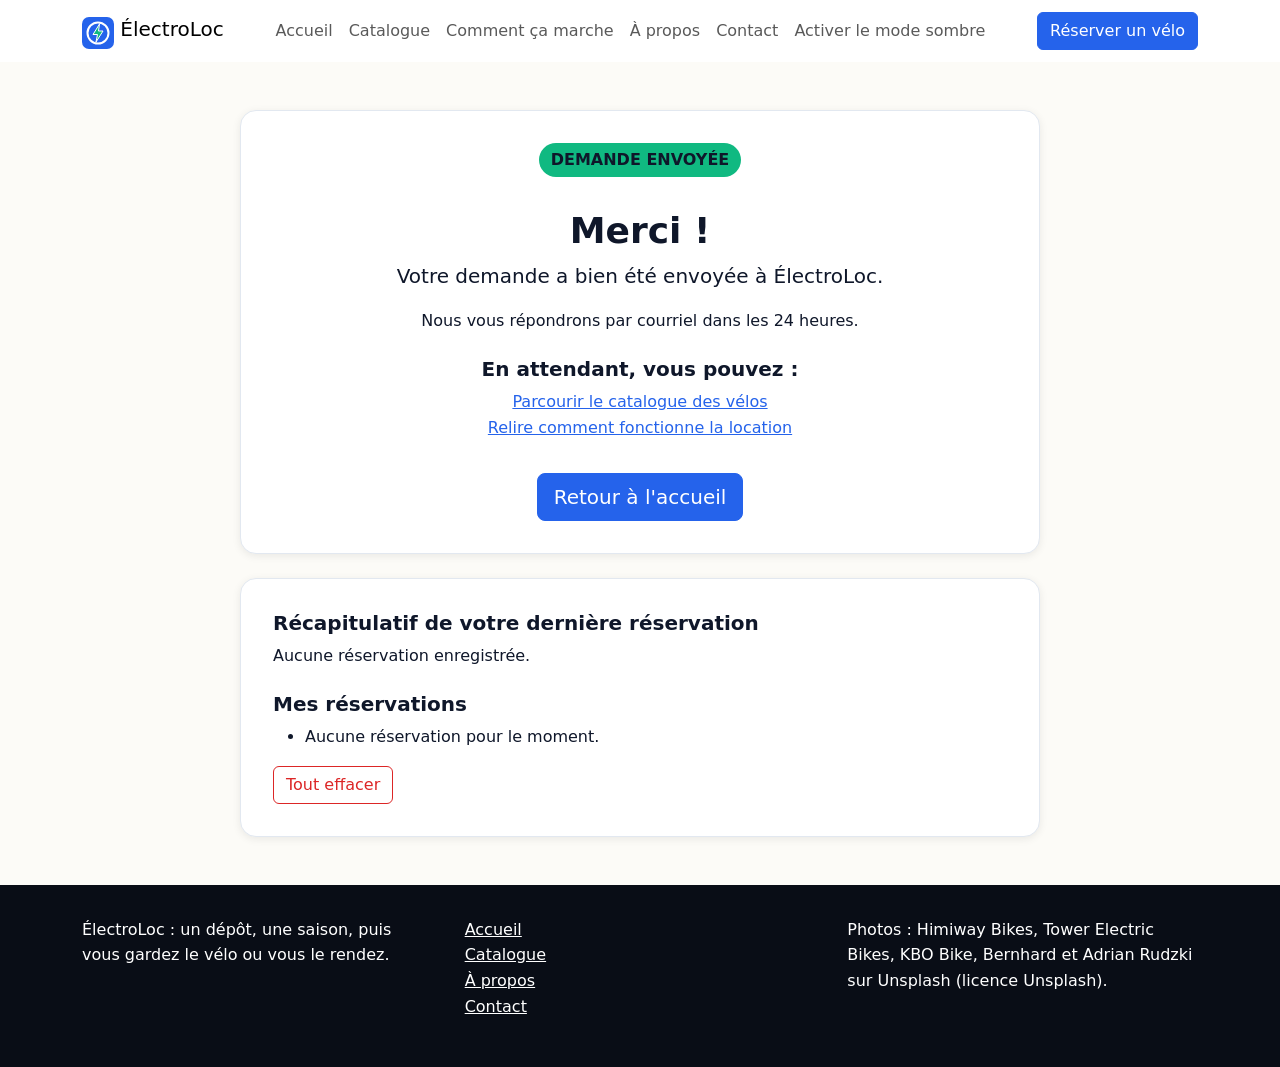
<file: merci.html>
<!DOCTYPE html>
<html lang="fr">
<head>
    <meta charset="UTF-8">
    <meta name="viewport" content="width=device-width, initial-scale=1">
    <title>Merci - ÉlectroLoc</title>
    <meta name="description" content="Votre demande a bien été envoyée à ÉlectroLoc.">
    <link rel="stylesheet" href="vendor/bootstrap.min.css">
    <link rel="stylesheet" href="css/style.css">
    <script src="js/theme.js" defer></script>
    <script src="js/mes_reservations.js" defer></script>
</head>
<body>

    <header>
        <nav class="navbar navbar-expand-lg navbar-principale">
            <div class="container">
                <a class="navbar-brand" href="index.html">
                    <img src="images/logo.svg" alt="" width="32" height="32" class="d-inline-block align-text-top">
                    ÉlectroLoc
                </a>
                <button class="navbar-toggler" type="button"
                        data-bs-toggle="collapse" data-bs-target="#menu"
                        aria-controls="menu" aria-expanded="false" aria-label="Ouvrir le menu">
                    <span class="navbar-toggler-icon"></span>
                </button>
                <div class="collapse navbar-collapse" id="menu">
                    <ul class="navbar-nav mx-auto">
                        <li class="nav-item"><a class="nav-link" href="index.html">Accueil</a></li>
                        <li class="nav-item"><a class="nav-link" href="catalogue.html">Catalogue</a></li>
                        <li class="nav-item"><a class="nav-link" href="comment-ca-marche.html">Comment ça marche</a></li>
                        <li class="nav-item"><a class="nav-link" href="a-propos.html">À propos</a></li>
                        <li class="nav-item"><a class="nav-link" href="contact.html">Contact</a></li>
                        <li class="nav-item"><button type="button" id="bouton-theme" class="nav-link">Activer le mode sombre</button></li>
                    </ul>
                    <a class="btn btn-primary ms-lg-3" href="reservation.html">Réserver un vélo</a>
                </div>
            </div>
        </nav>
    </header>

    <main class="container my-5">

        <section class="boite-formulaire mx-auto text-center">
            <p class="sur-titre">Demande envoyée</p>
            <h1 class="mt-3">Merci !</h1>
            <p class="lead">Votre demande a bien été envoyée à ÉlectroLoc.</p>
            <p>Nous vous répondrons par courriel dans les 24 heures.</p>

            <h2 class="h5 mt-4">En attendant, vous pouvez :</h2>
            <ul class="list-unstyled">
                <li><a href="catalogue.html">Parcourir le catalogue des vélos</a></li>
                <li><a href="comment-ca-marche.html">Relire comment fonctionne la location</a></li>
            </ul>

            <a class="btn btn-primary btn-lg mt-3" href="index.html">Retour à l'accueil</a>
        </section>

        <!-- Récapitulatif -->
        <section class="boite-formulaire mx-auto mt-4">
            <h2 class="h5">Récapitulatif de votre dernière réservation</h2>
            <p id="recapitulatif"></p>

            <h2 class="h5 mt-4">Mes réservations</h2>
            <ul id="liste-reservations"></ul>

            <button type="button" id="bouton-effacer" class="btn btn-outline-danger">Tout effacer</button>
        </section>

    </main>

    <footer class="pied-de-page">
        <div class="container colonnes">
            <p>ÉlectroLoc : un dépôt, une saison, puis vous gardez le vélo ou vous le rendez.</p>
            <ul class="liens-pied">
                <li><a href="index.html">Accueil</a></li>
                <li><a href="catalogue.html">Catalogue</a></li>
                <li><a href="a-propos.html">À propos</a></li>
                <li><a href="contact.html">Contact</a></li>
            </ul>
            <p>Photos : Himiway Bikes, Tower Electric Bikes, KBO Bike, Bernhard et Adrian Rudzki sur Unsplash (licence Unsplash).</p>
        </div>
    </footer>

    <script src="vendor/bootstrap.bundle.min.js"></script>
</body>
</html>
</file>
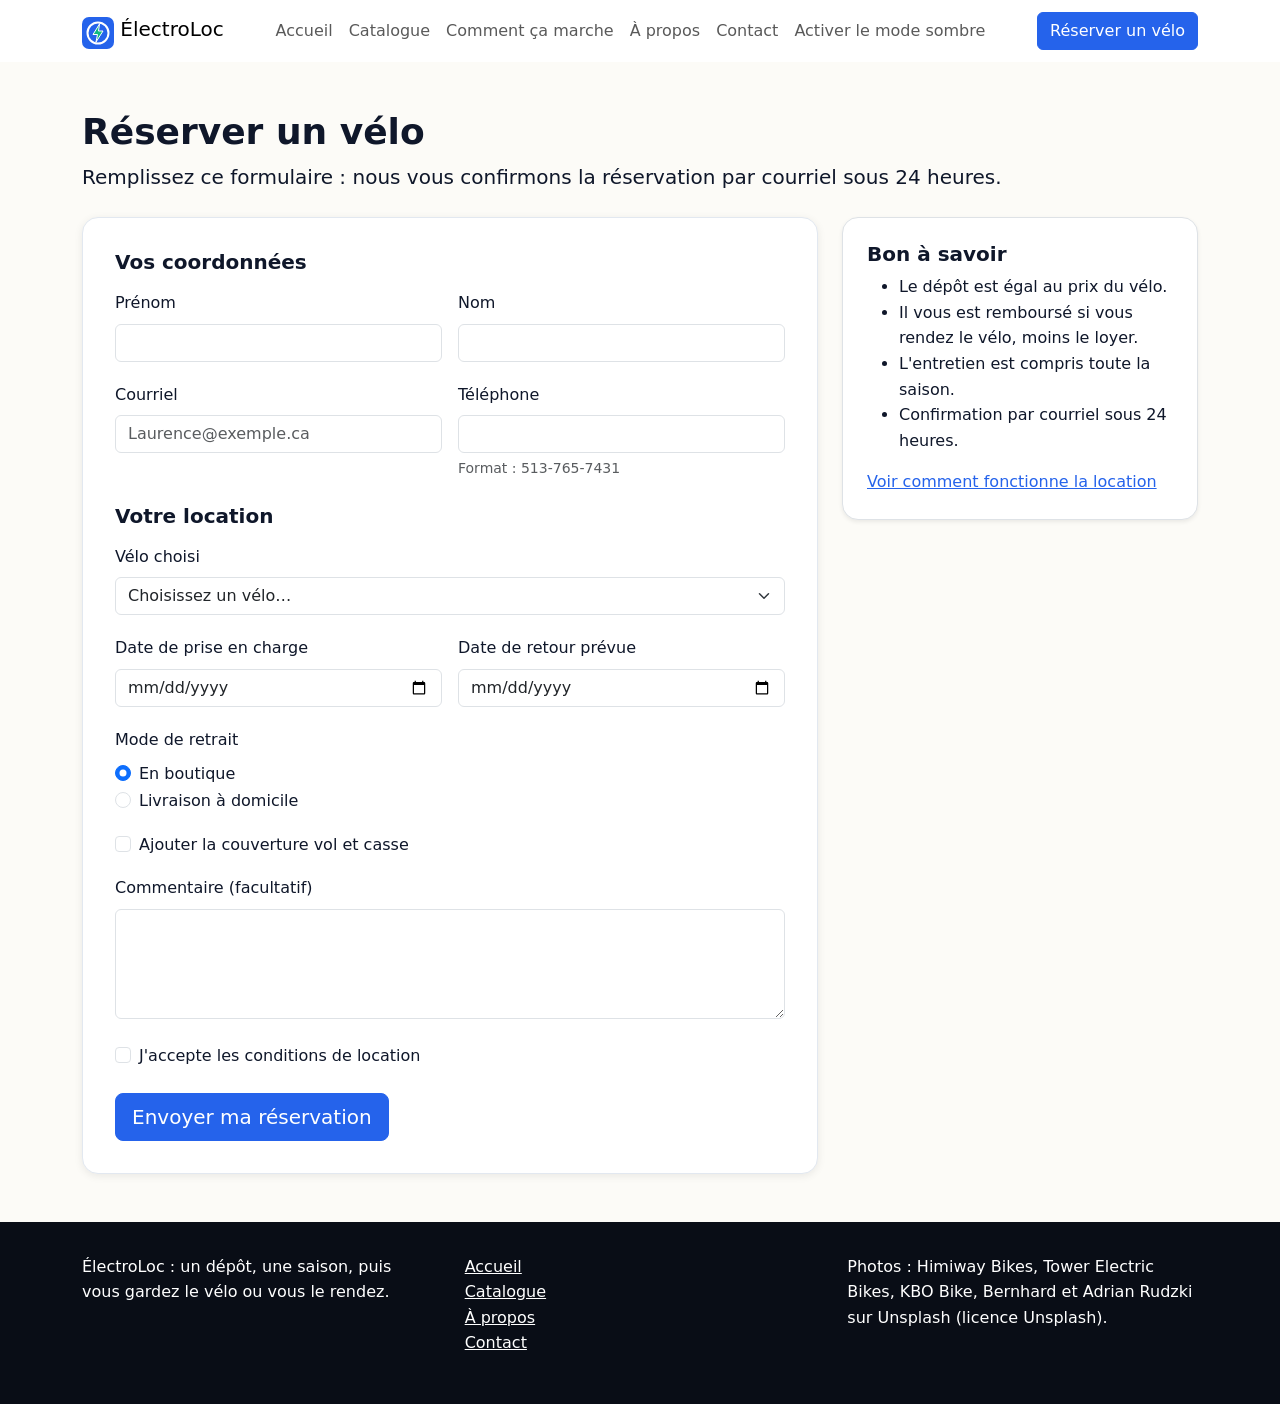
<file: reservation.html>
<!DOCTYPE html>
<html lang="fr">
<head>
    <meta charset="UTF-8">
    <meta name="viewport" content="width=device-width, initial-scale=1">
    <title>Réserver un vélo - ÉlectroLoc</title>
    <meta name="description" content="Choisissez votre vélo et vos dates, puis réservez votre location saisonnière.">
    <link rel="stylesheet" href="vendor/bootstrap.min.css">
    <link rel="stylesheet" href="css/style.css">
    <script src="js/theme.js" defer></script>
    <script src="js/formulaire_reservation.js" defer></script>
</head>
<body>

    <header>
        <nav class="navbar navbar-expand-lg navbar-principale">
            <div class="container">
                <a class="navbar-brand" href="index.html">
                    <img src="images/logo.svg" alt="" width="32" height="32" class="d-inline-block align-text-top">
                    ÉlectroLoc
                </a>
                <button class="navbar-toggler" type="button"
                        data-bs-toggle="collapse" data-bs-target="#menu"
                        aria-controls="menu" aria-expanded="false" aria-label="Ouvrir le menu">
                    <span class="navbar-toggler-icon"></span>
                </button>
                <div class="collapse navbar-collapse" id="menu">
                    <ul class="navbar-nav mx-auto">
                        <li class="nav-item"><a class="nav-link" href="index.html">Accueil</a></li>
                        <li class="nav-item"><a class="nav-link" href="catalogue.html">Catalogue</a></li>
                        <li class="nav-item"><a class="nav-link" href="comment-ca-marche.html">Comment ça marche</a></li>
                        <li class="nav-item"><a class="nav-link" href="a-propos.html">À propos</a></li>
                        <li class="nav-item"><a class="nav-link" href="contact.html">Contact</a></li>
                        <li class="nav-item"><button type="button" id="bouton-theme" class="nav-link">Activer le mode sombre</button></li>
                    </ul>
                    <a class="btn btn-primary ms-lg-3" href="reservation.html">Réserver un vélo</a>
                </div>
            </div>
        </nav>
    </header>

    <main class="container my-5">

        <h1>Réserver un vélo</h1>
        <p class="lead mb-4">Remplissez ce formulaire : nous vous confirmons la réservation par courriel sous 24 heures.</p>

        <div class="row g-4">

            <!-- Colonne gauche : le formulaire -->
            <div class="col-12 col-lg-8">
                <!-- Formulaire de réservation (F-06) : HTML seulement, sans novalidate -->
                <form id="formulaire-reservation" class="boite-formulaire" action="merci.html" method="get" novalidate>

                    <h2 class="h5 mb-3">Vos coordonnées</h2>
                    <div class="row g-3 mb-4">
                        <div class="col-12 col-md-6">
                            <label class="form-label" for="prenom">Prénom</label>
                            <input class="form-control" type="text" id="prenom" name="prenom" minlength="2" required>
                              <p class="erreur" id="erreur-prenom"></p>
                        </div>
                        <div class="col-12 col-md-6">
                            <label class="form-label" for="nom">Nom</label>
                            <input class="form-control" type="text" id="nom" name="nom" minlength="2" required>
                              <p class="erreur" id="erreur-nom"></p>
                        </div>
                        <div class="col-12 col-md-6">
                            <label class="form-label" for="courriel">Courriel</label>
                            <input class="form-control" type="email" id="courriel" name="courriel" placeholder="Laurence@exemple.ca" required>
                              <p class="erreur" id="erreur-courriel"></p> 
                        </div>
                        <div class="col-12 col-md-6">
                            <label class="form-label" for="telephone">Téléphone</label>
                            <input class="form-control" type="tel" id="telephone" name="telephone"
                                   pattern="[0-9]{3}-[0-9]{3}-[0-9]{4}" title="Format attendu : 513-765-7431"
                                   aria-describedby="aide-telephone">
                                  <p class="erreur" id="erreur-telephone"></p>
                            <div class="form-text" id="aide-telephone">Format : 513-765-7431</div>
                        </div>
                    </div>

                    <h2 class="h5 mb-3">Votre location</h2>
                    <div class="row g-3 mb-4">
                        <div class="col-12">
                        <label class="form-label" for="velo">Vélo choisi</label>
                        <select class="form-select" id="velo" name="velo" required>
                            <option value="">Choisissez un vélo…</option>
                            <option value="urban-one">Urban One - dépôt 1 400 $</option>
                            <option value="city-volt-s">City Volt S - dépôt 1 800 $</option>
                            <option value="cargo-ampere">Cargo Ampère - dépôt 2 200 $</option>
                            <option value="metro-lite">Metro Lite - dépôt 1 250 $</option>
                            <option value="trail-e-x">Trail E-X - dépôt 2 400 $</option>
                            <option value="e-cruiser-comfort">E-Cruiser Comfort - dépôt 1 650 $</option>
                        </select>
                        <p class="erreur" id="erreur-velo"></p>
                    </div>

                    <!-- [F-14] VÉRIFIER LES DATES -->
                    <div class="col-12 col-md-6">
                        <label class="form-label" for="date_depart">Date de prise en charge</label>
                        <input class="form-control" type="date" id="date_depart" name="date_depart" required>
                        <p class="erreur" id="erreur-date_depart"></p>
                    </div>
                    <div class="col-12 col-md-6">
                        <label class="form-label" for="date_fin">Date de retour prévue</label>
                        <input class="form-control" type="date" id="date_fin" name="date_fin" required>
                        <p class="erreur" id="erreur-date_fin"></p>
                    </div>

                        <div class="col-12">
                            <fieldset>
                                <legend class="form-label fs-6">Mode de retrait</legend>
                                <div class="form-check">
                                    <input class="form-check-input" type="radio" id="retrait-boutique" name="retrait" value="boutique" checked>
                                    <label class="form-check-label" for="retrait-boutique">En boutique</label>
                                </div>
                                <div class="form-check">
                                    <input class="form-check-input" type="radio" id="retrait-livraison" name="retrait" value="livraison">
                                    <label class="form-check-label" for="retrait-livraison">Livraison à domicile</label>
                                </div>
                            </fieldset>
                        </div>

                        <div class="col-12">
                            <div class="form-check">
                                <input class="form-check-input" type="checkbox" id="couverture" name="options" value="couverture">
                                <label class="form-check-label" for="couverture">Ajouter la couverture vol et casse</label>
                            </div>
                        </div>

                        <div class="col-12">
                            <label class="form-label" for="message">Commentaire (facultatif)</label>
                            <textarea class="form-control" id="message" name="message" rows="4" maxlength="500"></textarea>
                        </div>
                    </div>

                    <div class="form-check mb-4">
                        <input class="form-check-input" type="checkbox" id="conditions" name="conditions" required>
                        <label class="form-check-label" for="conditions">J'accepte les conditions de location</label>
                        <p class="erreur" id="erreur-conditions"></p>
                    </div>

                    <button class="btn btn-primary btn-lg" type="submit">Envoyer ma réservation</button>
                </form>
            </div>

            <!-- Colonne droite : rappel des conditions -->
            <aside class="col-12 col-lg-4">
                <div class="p-4 bg-body border rounded-4 shadow-sm">
                    <h2 class="h5">Bon à savoir</h2>
                    <ul>
                        <li>Le dépôt est égal au prix du vélo.</li>
                        <li>Il vous est remboursé si vous rendez le vélo, moins le loyer.</li>
                        <li>L'entretien est compris toute la saison.</li>
                        <li>Confirmation par courriel sous 24 heures.</li>
                    </ul>
                    <a href="comment-ca-marche.html">Voir comment fonctionne la location</a>
                </div>
            </aside>

        </div>

    </main>

    <footer class="pied-de-page">
        <div class="container colonnes">
            <p>ÉlectroLoc : un dépôt, une saison, puis vous gardez le vélo ou vous le rendez.</p>
            <ul class="liens-pied">
                <li><a href="index.html">Accueil</a></li>
                <li><a href="catalogue.html">Catalogue</a></li>
                <li><a href="a-propos.html">À propos</a></li>
                <li><a href="contact.html">Contact</a></li>
            </ul>
            <p>Photos : Himiway Bikes, Tower Electric Bikes, KBO Bike, Bernhard et Adrian Rudzki sur Unsplash (licence Unsplash).</p>
        </div>
    </footer>

    <script src="vendor/bootstrap.bundle.min.js"></script>
</body>
</html>
</file>
<file: css/style.css>
/* [T1] VARIABLES DE LA CHARTE */
:root,
[data-theme="claire"] {
    --couleur-surface: white;
    --couleur-lien: #2563eb;
    --couleur-fond: #fcfbf7;
    --couleur-texte: #0f172a;
    --couleur-primaire: #2563eb;
    --couleur-primaire-fonce: #1d4ed8;
    --couleur-accent: #10b981;
    --couleur-bordure: #e2e8f0;
    --couleur-sombre: #090d16;
    --couleur-erreur: #dc2626;
    --couleur-texte-badge: #0f172a;   /* texte foncé sur fond vert, identique dans les deux thèmes */

    /* Liens Bootstrap (fil d'Ariane...) : bleu de la charte, contraste AA */
    --bs-link-color: #2563eb;
    --bs-link-color-rgb: 37, 99, 235;
    --bs-link-hover-color: #1d4ed8;
    --bs-link-hover-color-rgb: 29, 78, 216;
}


[data-theme="sombre"] {
    --couleur-fond: #121212;
    --couleur-surface: #1e1e1e;
    --couleur-texte: #ededed;
    --couleur-lien: #7ab8ff;
    --couleur-bordure: #3a3a3a;
    --couleur-sombre: #000000;
    --couleur-erreur: #ff8a80;

    /* Variables de Bootstrap : cartes, champs, texte secondaire */
    --bs-body-bg: #1e1e1e;
    --bs-body-bg-rgb: 30, 30, 30;              
    --bs-body-color: #ededed;
    --bs-border-color: #3a3a3a;
    --bs-secondary-color: #a3a3a3;
    --bs-emphasis-color: #ededed;              
    --bs-emphasis-color-rgb: 237, 237, 237;    
    --bs-link-color: #7ab8ff;                 
    --bs-link-color-rgb: 122, 184, 255;        
    --bs-link-hover-color: #a8d0ff;            
    --bs-link-hover-color-rgb: 168, 208, 255;  
}

/* [T2] TYPOGRAPHIE */
body {
    font-family: system-ui, sans-serif;
    font-size: 1rem;
    line-height: 1.6;
    color: var(--couleur-texte);
    background-color: var(--couleur-fond);
}

h1, h2, h3, .h5 {
    font-weight: 800;
}

h1 { font-size: 2.25rem; }   /* 36 px */
h2 { font-size: 1.75rem; }   /* 28 px */

/* EN-TÊTE */
.navbar-principale {
    background-color: var(--couleur-surface);   /* ✏️ était white */
}

/* Lien actif en bleu, comme dans la charte.
   Même précision que la règle de Bootstrap, et ma feuille vient APRÈS. */
.navbar-principale .nav-link.active {
    color: var(--couleur-lien);   /* ✏️ était --couleur-primaire */
}

/* [T9] PERSONNALISER BOOTSTRAP - les boutons primaires
   Pas de !important : .btn-primary a la même précision que chez Bootstrap,
   et ma feuille est chargée APRÈS. */
.btn-primary {
    --bs-btn-bg: var(--couleur-primaire);
    --bs-btn-border-color: var(--couleur-primaire);
    --bs-btn-hover-bg: var(--couleur-primaire-fonce);
    --bs-btn-hover-border-color: var(--couleur-primaire-fonce);
}

/* ✏️ [T9] PERSONNALISER BOOTSTRAP - les boutons contour
   Même bleu que les liens : lisible dans les deux thèmes. */
.btn-outline-primary {
    --bs-btn-color: var(--couleur-lien);
    --bs-btn-border-color: var(--couleur-lien);
    --bs-btn-hover-bg: var(--couleur-primaire);
    --bs-btn-hover-border-color: var(--couleur-primaire);
    --bs-btn-active-bg: var(--couleur-primaire);
    --bs-btn-active-border-color: var(--couleur-primaire);
}

/* [T9] PERSONNALISER BOOTSTRAP - le bouton « Tout effacer »
   Rouge de la charte : lisible dans les deux thèmes (contraste AA). */
.btn-outline-danger {
    --bs-btn-color: var(--couleur-erreur);
    --bs-btn-border-color: var(--couleur-erreur);
    --bs-btn-hover-color: var(--couleur-fond);
    --bs-btn-hover-bg: var(--couleur-erreur);
    --bs-btn-hover-border-color: var(--couleur-erreur);
    --bs-btn-active-color: var(--couleur-fond);
    --bs-btn-active-bg: var(--couleur-erreur);
    --bs-btn-active-border-color: var(--couleur-erreur);
}

/* ACCUEIL */

/* Étiquette verte : texte foncé sur fond vert = contraste suffisant */
.sur-titre {
    display: inline-block;
    padding: 0.25rem 0.75rem;
    background-color: var(--couleur-accent);
    color: var(--couleur-texte-badge);   /* ✏️ était --couleur-texte */
    font-weight: 700;
    text-transform: uppercase;
    border-radius: 50rem;
}

/* [T5] FLEXBOX - la barre de recherche : champ et bouton côte à côte */
.recherche {
    display: flex;
    gap: 0.5rem;
    max-width: 28rem;
}

/* [T4] MODÈLE DE BOÎTE - les étapes */
.etape {
    height: 100%;
    padding: 1.5rem;
    background-color: var(--couleur-surface);   /* ✏️ était white */
    border: 1px solid var(--couleur-bordure);
    border-radius: 0.75rem;
    box-shadow: 0 2px 8px rgba(0, 0, 0, 0.08);
}

.etape .numero {
    color: var(--couleur-lien);   /* ✏️ était --couleur-primaire */
    font-size: 1.5rem;
    font-weight: 800;
}

/* [T9] PERSONNALISER BOOTSTRAP - les cartes vélo
   La variable --bs-card-border-radius arrondit aussi l'image du haut. */
.carte-velo {
    --bs-card-border-radius: 1rem;
    border: 0;
    box-shadow: 0 2px 8px rgba(0, 0, 0, 0.08);
    transition: 0.25s;
}

/* [T8] ÉTATS ET TRANSITIONS - la carte monte au survol */
.carte-velo:hover,
.carte-velo:focus-within {
    transform: translateY(-6px);
    box-shadow: 0 12px 24px rgba(0, 0, 0, 0.15);
}

/* Toutes les photos des cartes ont la même hauteur */
.carte-velo img {
    height: 220px;
    object-fit: cover;           /* recadre la photo sans la déformer */
    object-position: center 80%; /* garde le bas de la photo, où est le vélo */
}

.prix {
    color: var(--couleur-lien);   /* ✏️ était --couleur-primaire */
    font-weight: 800;
}

/* Bandeau d'appel à l'action */
.bandeau-cta {
    padding: 3rem 1rem;
    background-color: var(--couleur-sombre);
    color: white;
    border-radius: 1rem;
}

/* CATALOGUE */
.entete-catalogue {
    margin-bottom: 1.5rem;
}

/* Les filtres à gauche, le tri à droite (sur téléphone : l'un sous l'autre) */
.filtres {
    display: flex;
    flex-wrap: wrap;
    justify-content: space-between;
    gap: 1rem;
}

/* Étiquette de catégorie : texte foncé sur fond vert (charte : badges) */
.badge-categorie {
    background-color: var(--couleur-accent);
    color: var(--couleur-texte-badge);   /* ✏️ était --couleur-texte */
}

/* FICHE VÉLO */

/* La grande photo de la fiche */
.photo-fiche {
    height: 420px;
    object-fit: cover;
    object-position: center 85%; /* garde le bas de la photo, où est le vélo */
    border-radius: 1rem;
}

/* Les deux petites photos de détail : même hauteur, recadrées */
.photo-detail {
    width: 100%;
    height: 160px;
    object-fit: cover;
    border-radius: 0.75rem;
}

/* [T5] FLEXBOX - les 3 chiffres clés côte à côte */
.stats {
    display: flex;
    justify-content: space-between;
    gap: 1rem;
    text-align: center;
}

.stats strong {
    display: block;
    font-size: 1.25rem;
}

/* [T4] MODÈLE DE BOÎTE - l'encadré du prix */
.encadre-prix {
    padding: 1.5rem;
    background-color: var(--couleur-surface);
    border: 1px solid var(--couleur-bordure);
    border-radius: 1rem;
    box-shadow: 0 2px 8px rgba(0, 0, 0, 0.08);
}

.encadre-prix .prix {
    font-size: 1.75rem;
}

/* [T10] TABLEAU STYLÉ - les spécifications techniques */
.tableau-specs {
    width: 100%;
    border-collapse: collapse;
    background-color: var(--couleur-surface);
}

.tableau-specs caption {
    caption-side: top;
}

.tableau-specs th,
.tableau-specs td {
    padding: 0.75rem 1rem;
    border-bottom: 1px solid var(--couleur-bordure);
    text-align: left;
}

/* En-tête du tableau aux couleurs de la charte */
.tableau-specs thead th {
    background-color: var(--couleur-sombre);
    color: white;
}

/* [T3] PSEUDO-CLASSE STRUCTURELLE - une ligne sur deux */
.tableau-specs tbody tr:nth-child(even) {
    background-color: var(--couleur-bordure);
}

/* RÉSERVATION */

/* [T4] MODÈLE DE BOÎTE - le formulaire dans une boîte blanche */
.boite-formulaire {
    max-width: 50rem;
    padding: 2rem;
    background-color: var(--couleur-surface);
    border: 1px solid var(--couleur-bordure);
    border-radius: 1rem;
    box-shadow: 0 2px 8px rgba(0, 0, 0, 0.08);
}

/* [T10] FORMULAIRE STYLÉ - bordure rouge si le champ est mal rempli,
   verte s'il est correct (seulement après que l'utilisateur l'a touché) */
.form-control:user-invalid,
.form-select:user-invalid {
    border-color: var(--couleur-erreur);
}

.form-control:user-valid,


.form-select:user-valid {
    border-color: var(--couleur-accent);
}


/* Message d'erreur sous un champ (rempli par le JS) */
.erreur {
    margin: 0.25rem 0 0;
    font-size: 0.875rem;
    color: var(--couleur-erreur);
}



/* PAGE 404 */

/* Le grand chiffre « 404 » en bleu de la charte */
.code-erreur {
    margin-bottom: 1rem;
    font-size: 9rem;
    font-weight: 800;
    line-height: 1;
    color: var(--couleur-lien);   /* ✏️ était --couleur-primaire */
}

/* PIED DE PAGE */
.pied-de-page {
    padding: 2rem 0;
    background-color: var(--couleur-sombre);
    color: white;
}

.liens-pied {
    list-style: none;
    padding: 0;
}

/* [T3] SÉLECTEUR DESCENDANT */
.pied-de-page a {
    color: white;
    transition: color 0.2s;
}

/* [T8] ÉTATS ET TRANSITIONS */
.pied-de-page a:hover,
.pied-de-page a:focus-visible {
    color: var(--couleur-accent);
}

/* [T6] GRID - une colonne sur téléphone */
.colonnes {
    display: grid;
    grid-template-columns: 1fr;
    gap: 2rem;
}

/* [T7] MEDIA QUERY - trois colonnes dès 768 px */
@media (min-width: 768px) {
    .colonnes {
        grid-template-columns: repeat(3, 1fr);
    }
}

[data-theme="sombre"] .navbar-toggler-icon {
    filter: invert(1);
}
</file>
